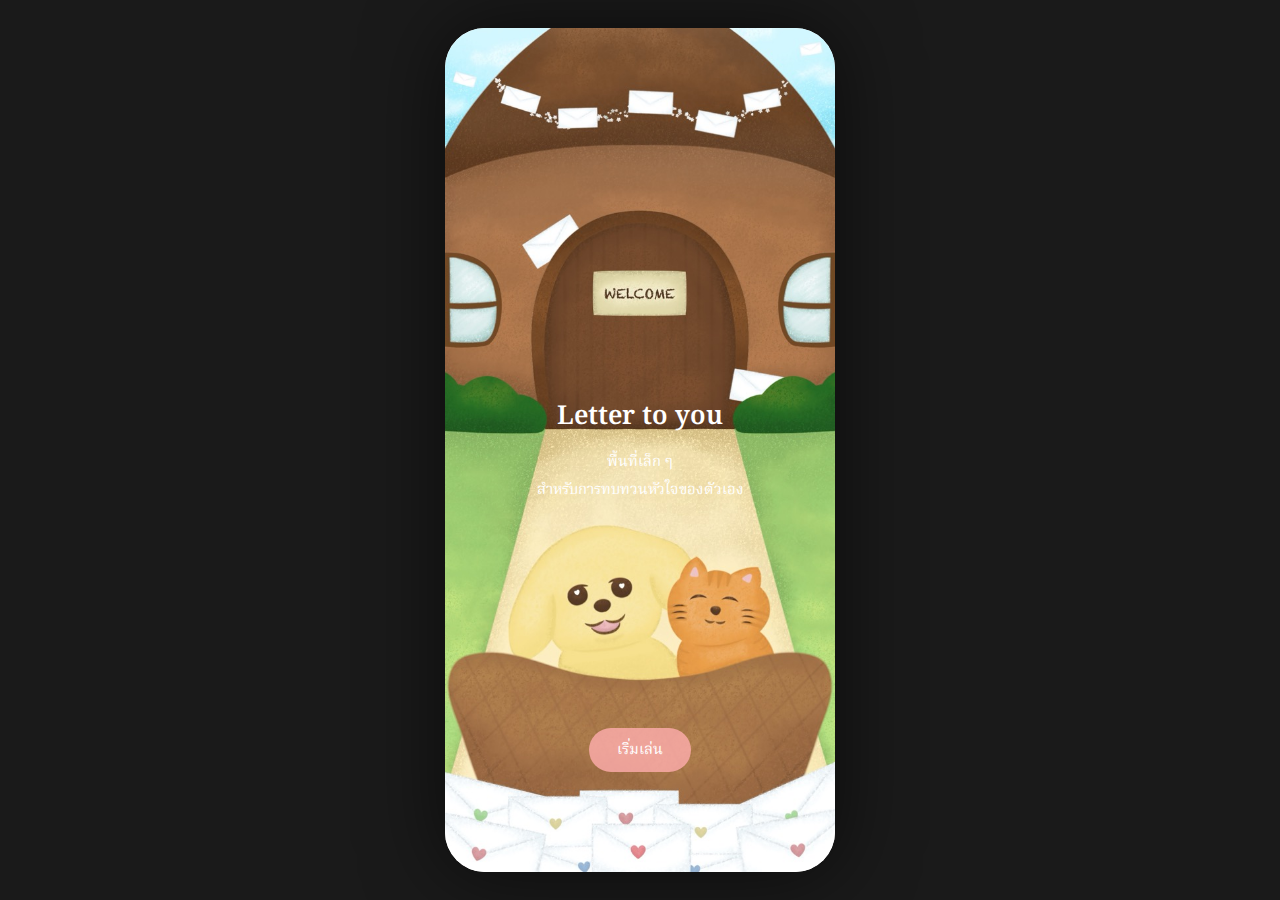
<file: index.html>
<!DOCTYPE html>
<html lang="th">
<head>
  <meta charset="UTF-8" />
  <meta name="viewport" content="width=device-width, initial-scale=1.0" />
  <title>Letter to you</title>
  <link rel="stylesheet" href="style.css" />
  <link rel="preconnect" href="https://fonts.googleapis.com">
  <link rel="preconnect" href="https://fonts.gstatic.com" crossorigin>
  <link href="https://fonts.googleapis.com/css2?family=Anuphan:wght@100..700&family=Noto+Serif+Thai:wght@100..900&display=swap" rel="stylesheet">
</head>
<body>

  <audio id="bgMusic" loop><source src="bg-music.mp3" type="audio/mpeg"></audio>
  <audio id="doorbellSound"><source src="doorbell.mp3" type="audio/mpeg"></audio>

  <div class="phone-frame">

    <section class="screen active" id="screen1">
      <div class="content_P1">
        <h1>Letter to you</h1>
        <p class="subtitle">
          พื้นที่เล็ก ๆ<br>
          สำหรับการทบทวนหัวใจของตัวเอง
        </p>
      </div>
      <div class="actions">
        <button class="next-btn-pink-P1" onclick="goTo(2)">เริ่มเล่น</button>
      </div>
    </section>

    <section class="screen yellow-bg" id="screen2">
      <div class="overlay"></div>
      <div class="content_P2">
        <h1 class="caution">คำเตือน</h1>
        <p class="subtitle">
          เว็บแอปนี้เป็นพื้นที่สำหรับการทบทวนตัวเอง<br>
          ไม่ใช่การวินิจฉัยทางจิตวิทยา<br>
          หากระหว่างใช้งานรู้สึกไม่สบายใจ<br>
          สามารถหยุดได้ทันที<br>
          และขอความช่วยเหลือจากคนที่คุณไว้ใจได้
        </p>
      </div>
      <div class="actions">
        <button class="next-btn-black-P2" onclick="goTo(3)">ถัดไป</button>
      </div>
    </section>

    <section class="screen yellow-bg" id="screen3">
      <div class="overlay"></div>
      <div class="content_P3">
        <h1 class="name_ask">อยากให้เราเรียกคุณว่าอะไร?</h1>
        <input type="text" id="userName" placeholder="พิมพ์ชื่อของคุณ" />
        <button class="next-btn-black-P3" onclick="saveNameAndNext()">ถัดไป</button>
      </div>
    </section>

    <section class="screen yellow-bg" id="screen4">
      <div class="overlay"></div>
      <div class="content_P4">
        <h1 class="age_ask">คุณอายุเท่าไหร่หรอ?</h1>
        <input type="number" id="age" placeholder="พิมพ์อายุของคุณ" />
        <button class="next-btn-black-P3" onclick="saveAgeAndNext()">ถัดไป</button>
      </div>
    </section>

    <section class="screen yellow-bg" id="screen5">
      <div class="overlay"></div>
      <div class="content_P5">
        <p class="subtitle">
          วันนี้คุณเป็นยังไงบ้าง<br>
          ในวันที่โลกดูวุ่นวาย<br>
          หรือบางทีชีวิตก็อาจวุ่นวายไม่แพ้กัน<br>
          ลองให้เวลาตัวเองสักนิด<br>
          เพื่อทบทวนหัวใจของตัวเองดูไหม
        </p>
      </div>
      <div class="actions">
        <button class="next-btn-black-P5" onclick="startMusic(); goTo(6)">ถัดไป</button>
      </div>
    </section>

    <section class="screen" id="screen6" onclick="goTo(7)">
      <div class="content_P6">
        <p class="fade-delay">"แตะที่ใดก็ได้เพื่อไปต่อ"</p>
      </div>
    </section>

    <section class="screen" id="screen7" onclick="goTo(8)">
      <div class="content_P7">
        <p class="subtitle">
          วันนี้เป็นอีกวันที่คุณก้าวผ่านมันมา<br>
          ท่ามกลางเสียงรอบตัว<br>
          ผู้คน เรื่องราว และความคิดมากมาย<br>
          ระหว่างทางกลับบ้าน คุณค่อย ๆ เดินไป<br>
          พร้อมกับความรู้สึกที่อาจยังไม่ได้ตั้งชื่อ
        </p>
        <div class="touchtogonext-white">
          <p>"แตะที่ใดก็ได้เพื่อไปต่อ"</p>
        </div>
      </div>
    </section>

    <section class="screen yellow-bg" id="screen8" onclick="goTo(9)">
      <div class="overlay"></div>
      <div class="content_P8">
        <p class="subtitle">
          ในที่สุด<br>
          คุณก็กลับมาถึงพื้นที่ของตัวเอง<br>
          วางกระเป๋าลงข้างตัว<br>
          ถอดโลกทั้งใบออกจากบ่า<br>
          ห้องเงียบกว่าข้างนอกมาก<br>
          และเป็นครั้งแรกของวัน<br>
          ที่คุณไม่จำเป็นต้องเป็นอะไรให้ใครเห็น<br>
        </p>
      </div>
      <div class="touchtogonext-black">
        <p>"แตะที่ใดก็ได้เพื่อไปต่อ"</p>
      </div>
    </section>

    <section class="screen yellow-bg" id="screen9" onclick="goTo(10)">
      <div class="overlay"></div>
      <div class="content_P9">
        <p class="subtitle">
          คุณเอนตัวลงบนเตียง<br>
          ปล่อยให้เสียงรอบตัวค่อย ๆ เบาลง<br>
          ความคิดที่วุ่นวายเริ่มช้าลงตามลมหายใจ<br>
          เปลือกตาหนักขึ้นทีละนิด<br>
          และคุณก็เผลอหลับไปอย่างแผ่วเบา
        </p>
      </div>
      <div class="touchtogonext-black">
        <p>"แตะที่ใดก็ได้เพื่อไปต่อ"</p>
      </div>
    </section>

    <section class="screen yellow-bg" id="screen10" onclick="goTo(11)">
      <div class="overlay"></div>
      <div class="content_P10">
        <p class="subtitle">
          ในความเงียบที่ค่อย ๆ คลุมทับทุกอย่าง<br>
          ภาพบางอย่างเริ่มลอยขึ้นมาอย่างแผ่วเบา<br>
          ไม่ชัดเจน ไม่ต้องเข้าใจ<br>
          แค่ปล่อยให้มันพาไป
        </p>
      </div>
      <div class="touchtogonext-black">
        <p>"แตะที่ใดก็ได้เพื่อไปต่อ"</p>
      </div>
    </section>

    <section class="screen yellow-bg" id="screen11" onclick="playDoorbell(() => goTo(12))">
      <div class="overlay"></div>
      <div class="content_P11">
        <p class="subtitle">
          ในความฝันนั้น<br>
          ทุกอย่างดูช้าลง<br>
          เหมือนเวลาหยุดพักชั่วคราว
        </p>
      </div>
      <div class="touchtogonext-black">
        <p>"แตะที่ใดก็ได้เพื่อไปต่อ"</p>
      </div>
    </section>

    <section class="screen" id="screen12" onclick="goTo(13)">
      <div class="overlay"></div>
      <div class="touchtogonext-white">
        <p>"แตะที่ใดก็ได้เพื่อไปต่อ"</p>
      </div>
    </section>

    <section class="screen yellow-bg" id="screen13">
      <div class="overlay"></div>
      <div class="content_P13">
        <p class="subtitle">
          ถ้าตอนนี้<br>
          มีใครบางคนกำลังรอคุณอยู่หน้าประตู<br>
          ในรูปแบบของ สัตว์ตัวหนึ่ง<br>
          คุณคิดว่าสัตว์ตัวนั้นคืออะไร
        </p>
      </div>
      <div class="button_1">
        <button class="button-dog" onclick="chooseAnimal('dog'); goTo(14)">น้องหมา</button>
      </div>
      <div class="button_2">
        <button class="button-cat" onclick="chooseAnimal('cat'); goTo(15)">น้องแมว</button>
      </div>
    </section>

    <section class="screen" id="screen14">
      <div class="content_dog">
        <p class="subtitle">
          เหมือนน้องจะอยากนั่งอยู่ตรงนี้กับคุณสักพัก<br>
          ถ้าคุณพร้อม<br>
          ลองคุยกับน้องดูไหม
        </p>
        <button class="button_4" onclick="goTo(16)">ได้เลย</button>
      </div>
    </section>

    <section class="screen" id="screen15">
      <div class="content_cat">
        <p class="subtitle">
          เหมือนน้องจะอยากนั่งอยู่ตรงนี้กับคุณสักพัก<br>
          ถ้าคุณพร้อม<br>
          ลองคุยกับน้องดูไหม
        </p>
        <button class="button_4" onclick="goTo(16)">ได้เลย</button>
      </div>
    </section>

    <section class="screen yellow-bg" id="screen16" onclick="goTo(17)">
      <div class="overlay"></div>
      <div class="content_P16">
        <p class="subtitle">
          ดูเหมือนคุณจะเหนื่อยมาทั้งวันแล้ว<br>
          เราไปเดินเล่น พักผ่อนกันสักหน่อยดีไหม<br>
        </p>
      </div>
      <div class="touchtogonext-black">
        <p>"แตะที่ใดก็ได้เพื่อไปต่อ"</p>
      </div>
    </section>

    <section class="screen yellow-bg" id="screen17" onclick="goTo(18)">
      <div class="overlay"></div>
      <div class="content_P17">
        <p class="subtitle">
          อืม…แต่เรานึกไม่ออกเลยว่าจะไปไหนดี <br>
          งั้นคุณช่วยเลือกให้หน่อยได้ไหม
        </p>
      </div>
      <div class="touchtogonext-black">
        <p>"แตะที่ใดก็ได้เพื่อไปต่อ"</p>
      </div>
    </section>

    <section class="screen yellow-bg" id="screen18">
      <div class="overlay"></div>
      <div class="content_P18">
        <p class="subtitle">ตอนนี้…ที่ไหนน่าจะทำให้คุณสบายใจที่สุด</p>
      </div>
      <div class="actions-2">
        <button class="button-beach"    onclick="choosePlace('beach');    fadeOutAndGo('beach.html')">ทะเล</button>
        <button class="button-mountain" onclick="choosePlace('mountain'); fadeOutAndGo('mountain.html')">ภูเขา</button>
        <button class="button-garden"   onclick="choosePlace('garden');   fadeOutAndGo('garden.html')">สวนดอกไม้</button>
      </div>
    </section>

  </div><!-- /phone-frame -->

  <script src="script.js"></script>
</body>
</html>
</file>
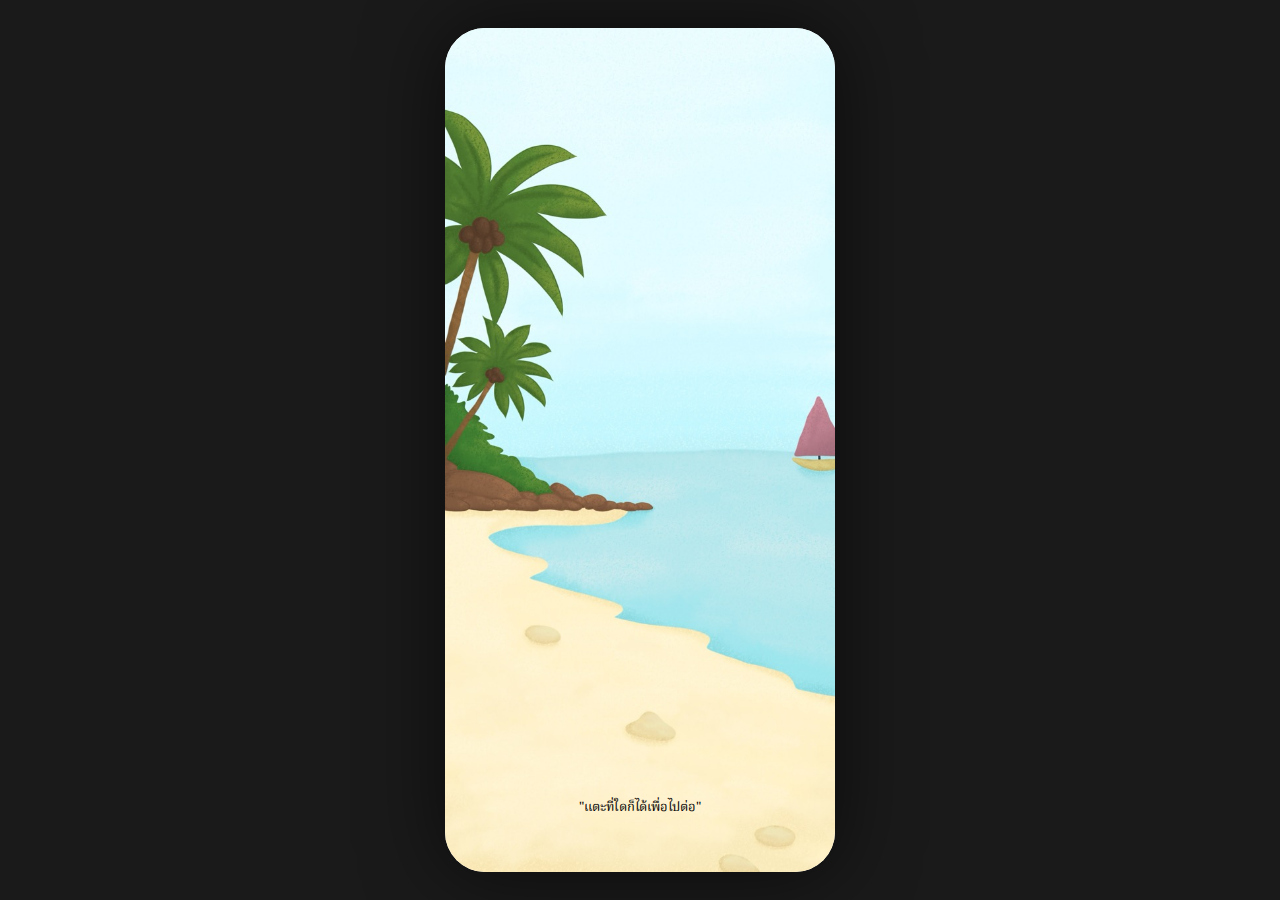
<file: beach.html>
<!DOCTYPE html>
<html lang="th">
<head>
  <meta charset="UTF-8" />
  <meta name="viewport" content="width=device-width, initial-scale=1.0" />
  <title>Letter to you</title>
  <link rel="stylesheet" href="style.css" />
  <link rel="preconnect" href="https://fonts.googleapis.com">
  <link rel="preconnect" href="https://fonts.gstatic.com" crossorigin>
  <link href="https://fonts.googleapis.com/css2?family=Anuphan:wght@100..700&family=Noto+Serif+Thai:wght@100..900&display=swap" rel="stylesheet">
</head>
<body>

  <audio id="bgMusic" loop><source src="bg-music.mp3" type="audio/mpeg"></audio>

  <div class="phone-frame">

    <section class="screen beach-plain-bg active" id="screenBeach18" onclick="startMusic(); goToBeach(19)">
      <div class="overlay"></div>
      <div class="touchtogonext-black">
        <p>"แตะที่ใดก็ได้เพื่อไปต่อ"</p>
      </div>
    </section>

    <section class="screen beach-bg" id="screenBeach19" onclick="goToBeach(20)">
      <div class="overlay"></div>
      <div class="content_P19">
        ที่นี่เองสินะทำให้ใจคุณได้พักผ่อน <br>
        ได้เห็นทีไรก็สบายใจ<br>
      </div>
      <div class="touchtogonext-black">
        <p>"แตะที่ใดก็ได้เพื่อไปต่อ"</p>
      </div>
    </section>

    <section class="screen beach-bg" id="screenBeach20" onclick="goToBeach(21)">
      <div class="overlay"></div>
      <div class="content_P20">ว่าแต่...</div>
      <div class="touchtogonext-black">
        <p>"แตะที่ใดก็ได้เพื่อไปต่อ"</p>
      </div>
    </section>

    <section class="screen beach-bg" id="screenBeach21">
      <div class="overlay"></div>
      <div class="content_P21">
        <h1 class="reason_ask_beach">ทำไมคุณถึงเลือกที่นี่หรอ</h1>
        <input type="text" id="beachReason" placeholder="พิมพ์คำตอบของคุณ" />
        <button class="next-btn-black-P3" onclick="saveReasonBeachAndNext()">ถัดไป</button>
      </div>
    </section>

    <section class="screen beach-bg" id="screenBeach22" onclick="goToBeach(23)">
      <div class="overlay"></div>
      <div class="content_P22">แบบนี้นี่เองสินะ</div>
      <div class="touchtogonext-black">
        <p>"แตะที่ใดก็ได้เพื่อไปต่อ"</p>
      </div>
    </section>

    <section class="screen yellow-bg" id="screenBeach23" onclick="goToBeach(24)">
      <div class="overlay"></div>
      <div class="content_P23">
        บางทีแค่ได้มานั่งมองทะเลเฉย ๆ<br>
        ก็ทำให้ใจเราสงบดีเหมือนกันนะ
      </div>
      <div class="touchtogonext-black">
        <p>"แตะที่ใดก็ได้เพื่อไปต่อ"</p>
      </div>
    </section>

    <section class="screen yellow-bg" id="screenBeach24" onclick="goToBeach(25)">
      <div class="overlay"></div>
      <div class="content_P24">จนทำให้คุณ…ได้คิดอะไรบางอย่างขึ้นมา</div>
      <div class="touchtogonext-black">
        <p>"แตะที่ใดก็ได้เพื่อไปต่อ"</p>
      </div>
    </section>

    <section class="screen yellow-bg" id="screenBeach25" onclick="goToBeach(26)">
      <div class="overlay"></div>
      <div class="content_P25">
        นี่ก็ผ่านมา <span id="showAge"></span> ปีแล้ว <br>
        เวลามันผ่านไปเร็วเนอะ<br>
        เร็วพอจะทำให้เรา…<br>
        ลืมหันกลับมามองหัวใจตัวเองไปบ้าง<br>
        ... <br>
        ช่วงนี้เป็นอย่างไรบ้างนะ?
      </div>
      <div class="touchtogonext-black">
        <p>"แตะที่ใดก็ได้เพื่อไปต่อ"</p>
      </div>
    </section>

    <section class="screen yellow-bg" id="screenBeach26">
      <div class="overlay"></div>
      <div class="content_P26">
        <p class="subtitle">ช่วงนี้คุณเป็นยังไงบ้าง</p>
      </div>
      <div class="actions-3">
        <button class="button-good" onclick="chooseMood('good'); fadeOutAndGo('good.html')">มีความสุขดีนะ</button>
        <button class="button-soso" onclick="chooseMood('soso'); fadeOutAndGo('soso.html')">เฉย ๆ</button>
        <button class="button-sad"  onclick="chooseMood('sad');  fadeOutAndGo('sad.html')">ไม่ค่อยโอเคเท่าไหร่</button>
      </div>
    </section>

  </div><!-- /phone-frame -->

  <script src="script.js"></script>
</body>
</html>
</file>
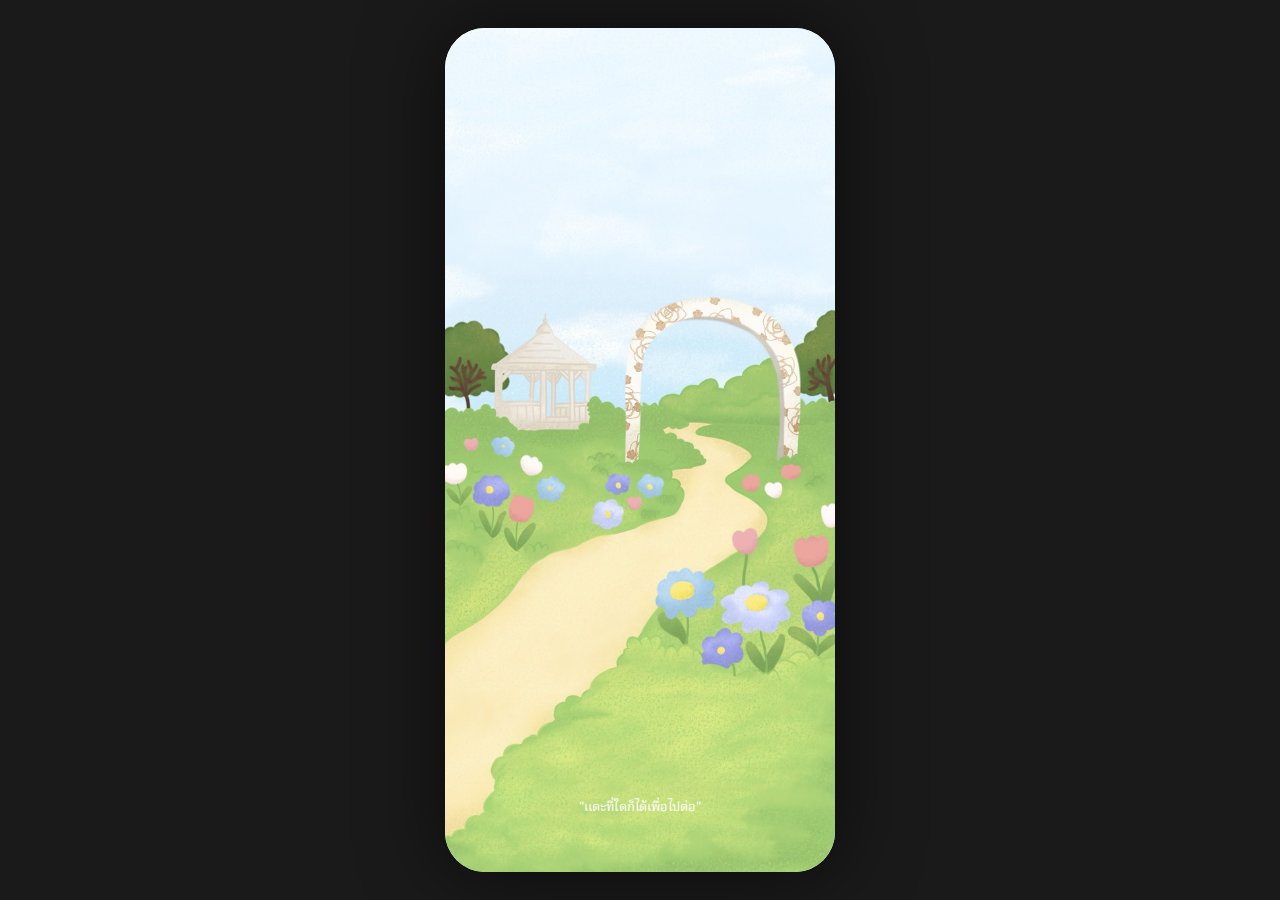
<file: garden.html>
<!DOCTYPE html>
<html lang="th">
<head>
  <meta charset="UTF-8" />
  <meta name="viewport" content="width=device-width, initial-scale=1.0" />
  <title>Letter to you</title>
  <link rel="stylesheet" href="style.css" />
  <link rel="preconnect" href="https://fonts.googleapis.com">
  <link rel="preconnect" href="https://fonts.gstatic.com" crossorigin>
  <link href="https://fonts.googleapis.com/css2?family=Anuphan:wght@100..700&family=Noto+Serif+Thai:wght@100..900&display=swap" rel="stylesheet">
</head>
<body>

  <audio id="bgMusic" loop><source src="bg-music.mp3" type="audio/mpeg"></audio>

  <div class="phone-frame">

    <section class="screen active garden-plain-bg" id="screenGarden18" onclick="startMusic(); goToGarden(19)">
      <div class="overlay"></div>
      <div class="touchtogonext-white-down">
        <p>"แตะที่ใดก็ได้เพื่อไปต่อ"</p>
      </div>
    </section>

    <section class="screen garden-bg" id="screenGarden19" onclick="goToGarden(20)">
      <div class="overlay"></div>
      <div class="content_P19">
        ที่นี่เองสินะทำให้ใจคุณได้พักผ่อน <br>
        ได้เห็นทีไรก็สบายใจ<br>
      </div>
      <div class="touchtogonext-black">
        <p>"แตะที่ใดก็ได้เพื่อไปต่อ"</p>
      </div>
    </section>

    <section class="screen garden-bg" id="screenGarden20" onclick="goToGarden(21)">
      <div class="overlay"></div>
      <div class="content_P20">ว่าแต่...</div>
      <div class="touchtogonext-black">
        <p>"แตะที่ใดก็ได้เพื่อไปต่อ"</p>
      </div>
    </section>

    <section class="screen garden-bg" id="screenGarden21">
      <div class="overlay"></div>
      <div class="content_P21">
        <h1 class="reason_ask_garden">ทำไมคุณถึงเลือกที่นี่หรอ</h1>
        <input type="text" id="gardenReason" placeholder="พิมพ์คำตอบของคุณ" />
        <button class="next-btn-black-P3" onclick="saveReasonGardenAndNext()">ถัดไป</button>
      </div>
    </section>

    <section class="screen garden-bg" id="screenGarden22" onclick="goToGarden(23)">
      <div class="overlay"></div>
      <div class="content_P22">แบบนี้นี่เองสินะ</div>
      <div class="touchtogonext-black">
        <p>"แตะที่ใดก็ได้เพื่อไปต่อ"</p>
      </div>
    </section>

    <section class="screen yellow-bg" id="screenGarden23" onclick="goToGarden(24)">
      <div class="overlay"></div>
      <div class="content_P23">
        แค่ได้อยู่ในสวนดอกไม้เงียบ ๆ<br>
        ใจก็เหมือนได้พักจริง ๆ
      </div>
      <div class="touchtogonext-black">
        <p>"แตะที่ใดก็ได้เพื่อไปต่อ"</p>
      </div>
    </section>

    <section class="screen yellow-bg" id="screenGarden24" onclick="goToGarden(25)">
      <div class="overlay"></div>
      <div class="content_P24">จนทำให้คุณ…ได้คิดอะไรบางอย่างขึ้นมา</div>
      <div class="touchtogonext-black">
        <p>"แตะที่ใดก็ได้เพื่อไปต่อ"</p>
      </div>
    </section>

    <section class="screen yellow-bg" id="screenGarden25" onclick="goToGarden(26)">
      <div class="overlay"></div>
      <div class="content_P25">
        นี่ก็ผ่านมา <span id="showAge"></span> ปีแล้ว <br>
        เวลามันผ่านไปเร็วเนอะ<br>
        เร็วพอจะทำให้เรา…<br>
        ลืมหันกลับมามองหัวใจตัวเองไปบ้าง<br>
        ... <br>
        ช่วงนี้เป็นอย่างไรบ้างนะ?
      </div>
      <div class="touchtogonext-black">
        <p>"แตะที่ใดก็ได้เพื่อไปต่อ"</p>
      </div>
    </section>

    <section class="screen yellow-bg" id="screenGarden26">
      <div class="overlay"></div>
      <div class="content_P26">
        <p class="subtitle">ช่วงนี้คุณเป็นยังไงบ้าง</p>
      </div>
      <div class="actions-3">
        <button class="button-good" onclick="chooseMood('good'); fadeOutAndGo('good.html')">มีความสุขดีนะ</button>
        <button class="button-soso" onclick="chooseMood('soso'); fadeOutAndGo('soso.html')">เฉย ๆ</button>
        <button class="button-sad"  onclick="chooseMood('sad');  fadeOutAndGo('sad.html')">ไม่ค่อยโอเคเท่าไหร่</button>
      </div>
    </section>

  </div><!-- /phone-frame -->

  <script src="script.js"></script>
</body>
</html>
</file>
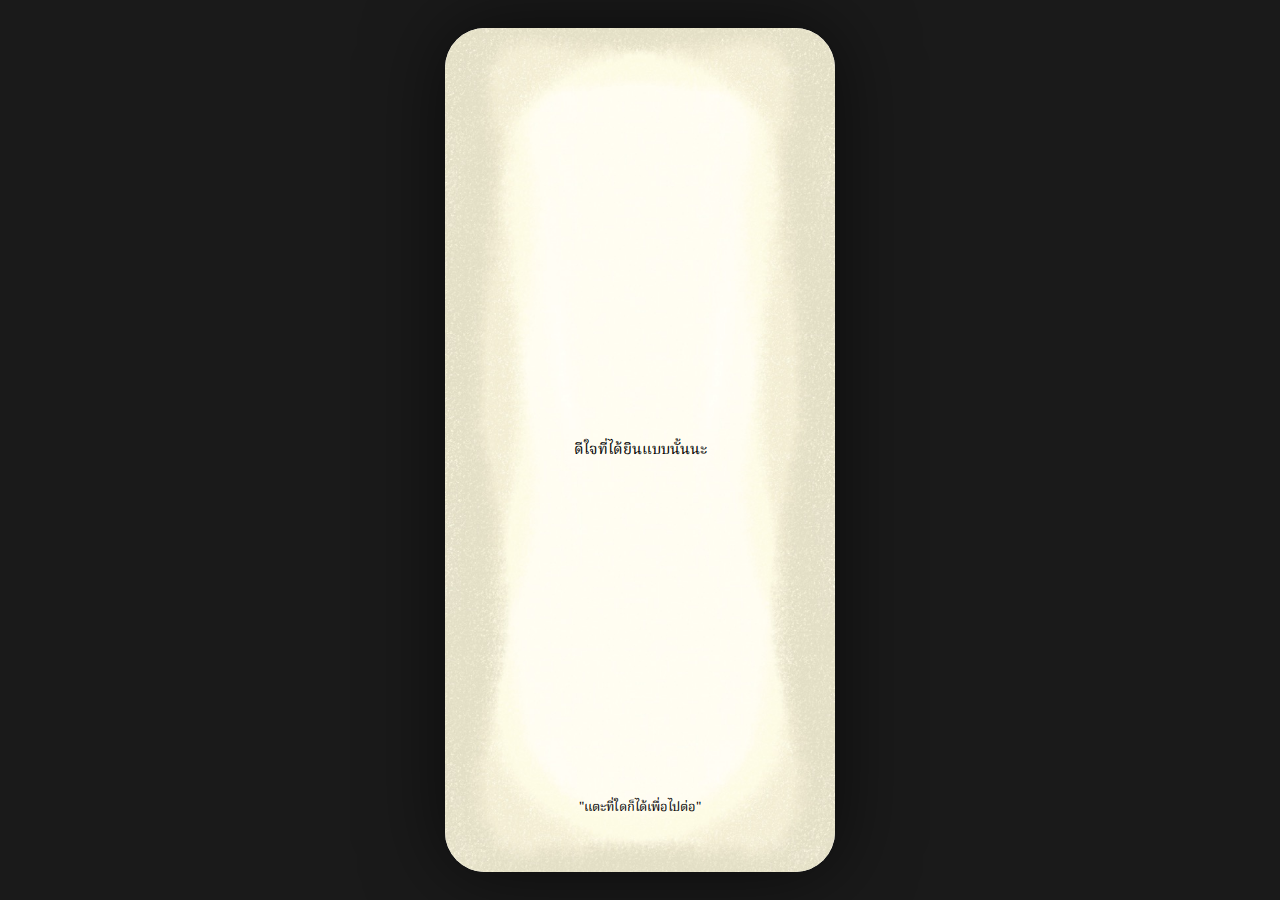
<file: good.html>
<!DOCTYPE html>
<html lang="th">
<head>
  <meta charset="UTF-8" />
  <meta name="viewport" content="width=device-width, initial-scale=1.0" />
  <title>Letter to you</title>
  <link rel="stylesheet" href="style.css" />
  <link rel="preconnect" href="https://fonts.googleapis.com">
  <link rel="preconnect" href="https://fonts.gstatic.com" crossorigin>
  <link href="https://fonts.googleapis.com/css2?family=Anuphan:wght@100..700&family=Noto+Serif+Thai:wght@100..900&display=swap" rel="stylesheet">
</head>
<body>

  <audio id="bgMusic" loop><source src="bg-music.mp3" type="audio/mpeg"></audio>
  <audio id="doorbellSound"><source src="doorbell.mp3" type="audio/mpeg"></audio>

  <div class="phone-frame">

    <section class="screen yellow-bg active" id="screenGood1" onclick="startMusic(); goToGood(2)">
      <div class="overlay"></div>
      <div class="content_Good1">ดีใจที่ได้ยินแบบนั้นนะ</div>
      <div class="touchtogonext-black"><p>"แตะที่ใดก็ได้เพื่อไปต่อ"</p></div>
    </section>

    <section class="screen yellow-bg" id="screenGood2">
      <div class="overlay"></div>
      <div class="content_Good2">
        <h1 class="good_ask">เล่าให้ฟังหน่อยได้ไหม?<br>ช่วงนี้คุณมีความสุขกับเรื่องอะไรอยู่หรอ</h1>
        <textarea id="goodStory" placeholder="พิมพ์เรื่องราวของคุณที่นี่..."></textarea>
      </div>
      <div class="actions">
        <button class="next-btn-black-P3" onclick="saveGoodStoryAndNext()">ถัดไป</button>
      </div>
    </section>

    <section class="screen yellow-bg center-box" id="screenGood3" onclick="goToGood(4)">
      <div class="overlay"></div>
      <div class="center-text">
        ขอบคุณนะ ที่เล่าให้เราฟัง<br>
        ดีใจที่คุณกำลังมีช่วงเวลาดี ๆ แบบนี้นะ<br>
        ความรู้สึกดี ๆ แบบนี้ มีคุณค่าเสมอ
      </div>
      <div class="touchtogonext-black"><p>"แตะที่ใดก็ได้เพื่อไปต่อ"</p></div>
    </section>

    <section class="screen yellow-bg" id="screenGood4">
      <div class="overlay"></div>
      <div class="content_Good3">
        <h1 class="good_asktoTell">ถ้ามีใครสักคนกำลังมีช่วงเวลาดี ๆ แบบนี้อยู่<br>คุณอยากบอกอะไรกับเขาบ้างนะ?</h1>
        <textarea id="goodTell" placeholder="พิมพ์คำตอบของคุณที่นี่..."></textarea>
      </div>
      <div class="actions">
        <button class="next-btn-black-P3" onclick="saveGoodTellAndNext()">ถัดไป</button>
      </div>
    </section>

    <section class="screen yellow-bg center-box" id="screenGood5" onclick="goToGood(6)">
      <div class="overlay"></div>
      <div class="center-text">
        ขอบคุณแทนคนคนนั้นด้วยนะ<br>คำพูดของคุณ<br>ฟังแล้วทำให้รู้สึกดีไปด้วยจริง ๆ
      </div>
      <div class="touchtogonext-black"><p>"แตะที่ใดก็ได้เพื่อไปต่อ"</p></div>
    </section>

    <section class="screen yellow-bg center-box" id="screenGood6" onclick="goToGood(7)">
      <div class="overlay"></div>
      <div class="center-text">หลังจากนั้น<br>คุณทั้งสองก็เดินต่อไปเรื่อย ๆ</div>
      <div class="touchtogonext-black"><p>"แตะที่ใดก็ได้เพื่อไปต่อ"</p></div>
    </section>

    <section class="screen yellow-bg center-box" id="screenGood7" onclick="goToGood(8)">
      <div class="overlay"></div>
      <div class="center-text">จนพบกับ กล่องสีแดงใบหนึ่ง<br>ที่ดูเหมือนจะรอใครบางคนอยู่</div>
      <div class="touchtogonext-black"><p>"แตะที่ใดก็ได้เพื่อไปต่อ"</p></div>
    </section>

    <section class="screen yellow-bg center-box" id="screenGood8" onclick="goToGood(9)">
      <div class="overlay"></div>
      <div class="center-text">
        ตอนแรกทุกอย่างยังดูพร่าเลือนเล็กน้อย<br>สีแดงนั้นค่อย ๆ ชัดขึ้นทีละนิด<br>จนคุณมองเห็นช่องเล็ก ๆ อยู่ตรงกลาง
      </div>
      <div class="touchtogonext-black"><p>"แตะที่ใดก็ได้เพื่อไปต่อ"</p></div>
    </section>

    <section class="screen" id="screenGood9"  onclick="goToGood(10)"><div class="touchtogonext-white-down"><p>"แตะที่ใดก็ได้เพื่อไปต่อ"</p></div></section>
    <section class="screen" id="screenGood10" onclick="goToGood(11)"><div class="touchtogonext-white-down"><p>"แตะที่ใดก็ได้เพื่อไปต่อ"</p></div></section>
    <section class="screen" id="screenGood11" onclick="goToGood(12)"><div class="touchtogonext-white-down"><p>"แตะที่ใดก็ได้เพื่อไปต่อ"</p></div></section>
    <section class="screen" id="screenGood12" onclick="goToGood(13)"><div class="touchtogonext-white-down"><p>"แตะที่ใดก็ได้เพื่อไปต่อ"</p></div></section>

    <section class="screen center-box" id="screenGood13" onclick="goToGood(14)">
      <div class="overlay"></div>
      <div class="content_Good13">ตอนนี้คุณเห็นมันชัดเจนแล้ว<br>กล่องสีแดงใบนั้น<br>ตั้งอยู่ตรงหน้าคุณจริง ๆ</div>
      <div class="touchtogonext-white-down"><p>"แตะที่ใดก็ได้เพื่อไปต่อ"</p></div>
    </section>

    <section class="screen center-box" id="screenGood14" onclick="goToGood(15)">
      <div class="overlay"></div>
      <div class="content_Good13">ใครบางคนที่ยืนอยู่ข้าง ๆ คุณ<br>ค่อย ๆ ก้าวเข้าไปใกล้<br>ในมือของน้อง<br>มีกระดาษแผ่นเล็ก ๆ หนึ่งแผ่น</div>
      <div class="touchtogonext-white-down"><p>"แตะที่ใดก็ได้เพื่อไปต่อ"</p></div>
    </section>

    <section class="screen center-box" id="screenGood15" onclick="goToGood(16)">
      <div class="overlay"></div>
      <div class="content_Good13">น้องไม่พูดอะไร <br>แค่ก้าวเข้าไปใกล้ <br>แล้วหย่อนจดหมายลงไปอย่างเบามือ</div>
      <div class="touchtogonext-white-down"><p>"แตะที่ใดก็ได้เพื่อไปต่อ"</p></div>
    </section>

    <section class="screen center-box" id="screenGood16" onclick="goToGood(17)">
      <div class="overlay"></div>
      <div class="content_Good13">น้องหันกลับมามองคุณ <br>แล้วยิ้มบาง ๆ <br>ก่อนที่ร่างเล็ก ๆ นั้น <br>จะค่อย ๆ เลือนหายไป</div>
      <div class="touchtogonext-white-down"><p>"แตะที่ใดก็ได้เพื่อไปต่อ"</p></div>
    </section>

    <section class="screen center-box eye-closed-bg" id="screenGood17" onclick="goToGood(18)">
      <div class="overlay"></div>
      <div class="touchtogonext-white-down"><p>"แตะที่ใดก็ได้เพื่อไปต่อ"</p></div>
    </section>

    <section class="screen center-box wake-room-bg" id="screenGood18" onclick="playDoorbell(() => goToGood(19))">
      <div class="overlay"></div>
      <div class="content_Good18">แสงแดดยามเช้าส่องผ่านผ้าม่านบาง ๆ<br>คุณค่อย ๆ ลืมตาขึ้นมา</div>
      <div class="touchtogonext-white-down-room"><p>"แตะที่ใดก็ได้เพื่อไปต่อ"</p></div>
    </section>

    <section class="screen center-box wake-room-bg" id="screenGood19" onclick="goToGood(20)">
      <div class="overlay"></div>
      <div class="content_Good18">เสียงที่คุ้นเคยดังขึ้นอีกครั้ง<br>คุณขมวดคิ้วนิดหนึ่ง <br>ก่อนจะลุกขึ้นจากเตียง<br>แล้วเดินไปตามเสียงนั้น</div>
      <div class="touchtogonext-white-down-room"><p>"แตะที่ใดก็ได้เพื่อไปต่อ"</p></div>
    </section>

    <section class="screen center-box" id="screenGood20" onclick="goToGood(21)">
      <div class="overlay"></div>
      <div class="content_Good20">คุณหยุดอยู่หน้าประตู<br>แล้วสูดลมหายใจเข้าอย่างลึก ๆ<br>ก่อนจะเปิดประตูออกไป...</div>
      <div class="touchtogonext-white-down-room"><p>"แตะที่ใดก็ได้เพื่อไปต่อ"</p></div>
    </section>

    <section class="screen center-box letter-1" id="screenGood21" onclick="goToGood(22)">
      <div class="touchtogonext-black">
        <p>"แตะที่ใดก็ได้เพื่อไปต่อ"</p>
      </div>
    </section>
    <section class="screen center-box letter-2" id="screenGood22" onclick="goToGood(23)">
      <div class="touchtogonext-black">
        <p>"แตะที่ใดก็ได้เพื่อไปต่อ"</p>
      </div>
    </section>
    <section class="screen center-box letter-3" id="screenGood23" onclick="goToGood(24)">
      <div class="touchtogonext-black">
        <p>"แตะที่ใดก็ได้เพื่อไปต่อ"</p>
      </div>
    </section>

    <section class="screen center-box letter-4" id="screenGood24" onclick="goToGood(25)">
      <div class="content_Good24">แตะเพื่ออ่านจดหมาย</div>
    </section>

    <section class="screen center-box letter-bg" id="screenGood25" onclick="goToGood(26)">
      <div class="letter-container">
        <p id="letterContent"></p>
        <button class="next-btn-black-mood" onclick="goToGood(26)">ถัดไป</button>
      </div>
    </section>

    <section class="screen yellow-bg center-box" id="screenGood26" onclick="goToGood(27)">
      <div class="overlay"></div>
      <div class="center-text">คุณถือจดหมายใบนั้นไว้อยู่ครู่หนึ่ง<br>ปล่อยให้ "รอยยิ้ม" ทำงานเงียบ ๆ</div>
      <div class="touchtogonext-black"><p>"แตะที่ใดก็ได้เพื่อไปต่อ"</p></div>
    </section>

    <section class="screen yellow-bg center-box" id="screenGood27" onclick="goToGood(28)">
      <div class="overlay"></div>
      <div class="center-text">โลกข้างนอกอาจยังหมุนเร็วเหมือนเดิม<br>ภารกิจต่าง ๆ ยังคงรออยู่<br>และเวลาก็ยังคงเดินต่อไป</div>
      <div class="touchtogonext-black"><p>"แตะที่ใดก็ได้เพื่อไปต่อ"</p></div>
    </section>

    <section class="screen yellow-bg center-box" id="screenGood28" onclick="goToGood(29)">
      <div class="overlay"></div>
      <div class="center-text">แต่ตรงนี้...<br>อย่างน้อยคุณก็ได้หยุดพัก<br>และได้เติมพลังให้ตัวเอง</div>
      <div class="touchtogonext-black"><p>"แตะที่ใดก็ได้เพื่อไปต่อ"</p></div>
    </section>

    <section class="screen yellow-bg center-box" id="screenGood29" onclick="goToGood(30)">
      <div class="overlay"></div>
      <div class="center-text">
        บางทีพลังดี ๆ <br>อาจไม่ได้มาจากการสู้เต็มแรงเสมอไป<br>แค่ได้ยิ้มให้ตัวเอง<br>และพูดคำอ่อนโยนออกมา<br>ก็เพียงพอแล้ว
      </div>
      <div class="touchtogonext-black"><p>"แตะที่ใดก็ได้เพื่อไปต่อ"</p></div>
    </section>

    <section class="screen yellow-bg center-box" id="screenGood30" onclick="goToGood(31)">
      <div class="overlay"></div>
      <div class="center-text">
        ขอให้ความรู้สึกดี ๆ แบบนี้ <br>ติดตัวคุณไปทั้งวันเลยนะ<br>และถ้าโลกมันเหนื่อยอีกเมื่อไหร่<br>คุณก็กลับมาพักตรงนี้ได้เสมอ
      </div>
      <div class="touchtogonext-black"><p>"แตะที่ใดก็ได้เพื่อไปต่อ"</p></div>
    </section>

    <section class="screen yellow-bg center-box" id="screenGood31">
      <div class="overlay"></div>
      <div class="center-text">ขอบคุณที่ร่วมเดินทางมาด้วยกันนะ :-)<br>ขอให้วันนี้เป็นวันที่ดีสำหรับคุณนะ 🌻</div>
    </section>

  </div><!-- /phone-frame -->

  <script src="script.js"></script>
</body>
</html>
</file>
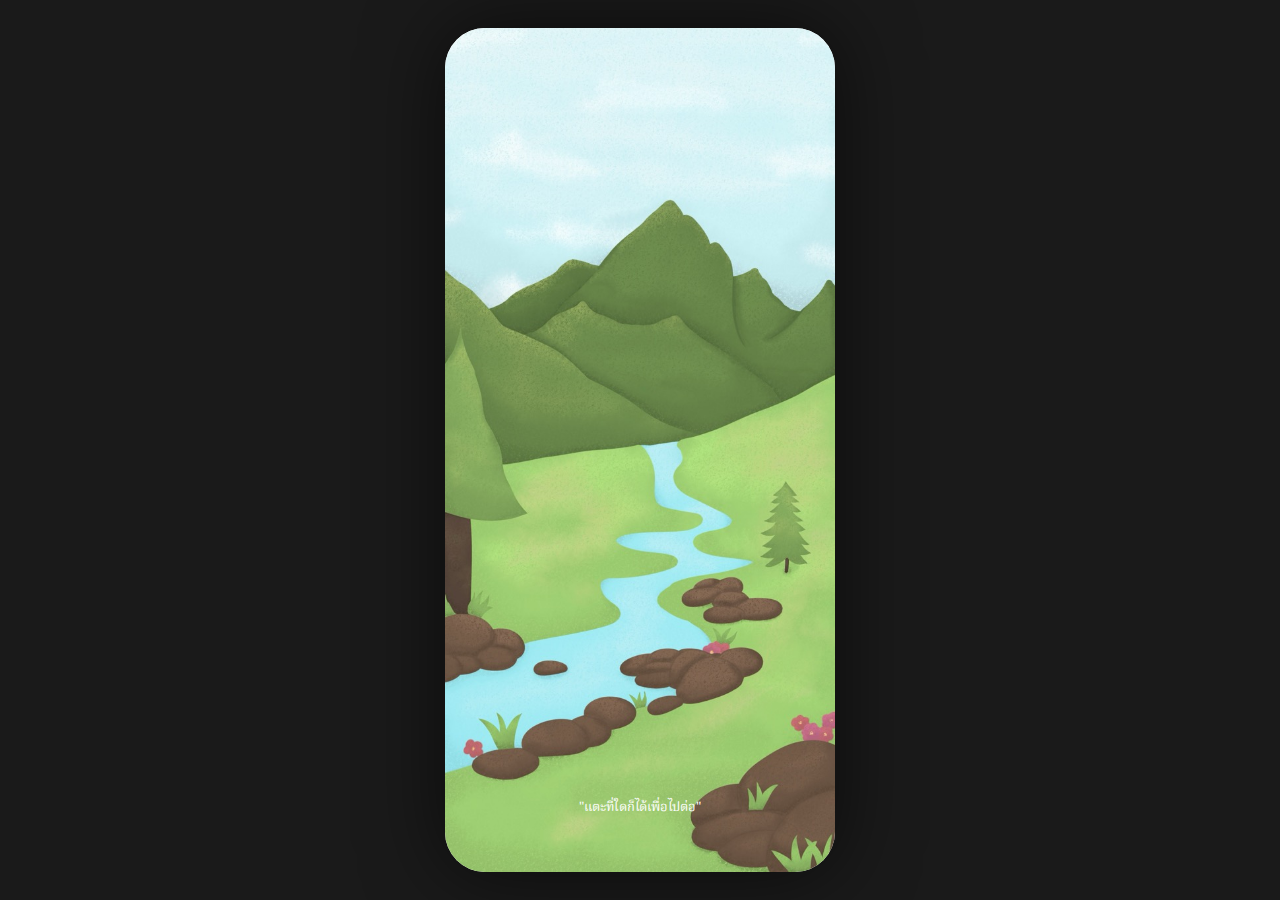
<file: mountain.html>
<!DOCTYPE html>
<html lang="th">
<head>
  <meta charset="UTF-8" />
  <meta name="viewport" content="width=device-width, initial-scale=1.0" />
  <title>Letter to you</title>
  <link rel="stylesheet" href="style.css" />
  <link rel="preconnect" href="https://fonts.googleapis.com">
  <link rel="preconnect" href="https://fonts.gstatic.com" crossorigin>
  <link href="https://fonts.googleapis.com/css2?family=Anuphan:wght@100..700&family=Noto+Serif+Thai:wght@100..900&display=swap" rel="stylesheet">
</head>
<body>

  <audio id="bgMusic" loop><source src="bg-music.mp3" type="audio/mpeg"></audio>

  <div class="phone-frame">

    <section class="screen active mountain-plain-bg" id="screenMountain18" onclick="startMusic(); goToMountain(19)">
      <div class="overlay"></div>
      <div class="touchtogonext-white-down">
        <p>"แตะที่ใดก็ได้เพื่อไปต่อ"</p>
      </div>
    </section>

    <section class="screen mountain-bg" id="screenMountain19" onclick="goToMountain(20)">
      <div class="overlay"></div>
      <div class="content_P19">
        ที่นี่เองสินะทำให้ใจคุณได้พักผ่อน <br>
        ได้เห็นทีไรก็สบายใจ<br>
      </div>
      <div class="touchtogonext-black">
        <p>"แตะที่ใดก็ได้เพื่อไปต่อ"</p>
      </div>
    </section>

    <section class="screen mountain-bg" id="screenMountain20" onclick="goToMountain(21)">
      <div class="overlay"></div>
      <div class="content_P20">ว่าแต่...</div>
      <div class="touchtogonext-black">
        <p>"แตะที่ใดก็ได้เพื่อไปต่อ"</p>
      </div>
    </section>

    <section class="screen mountain-bg" id="screenMountain21">
      <div class="overlay"></div>
      <div class="content_P21">
        <h1 class="reason_ask_mountain">ทำไมคุณถึงเลือกที่นี่หรอ</h1>
        <input type="text" id="mountainReason" placeholder="พิมพ์คำตอบของคุณ" />
        <button class="next-btn-black-P3" onclick="saveReasonMountainAndNext()">ถัดไป</button>
      </div>
    </section>

    <section class="screen mountain-bg" id="screenMountain22" onclick="goToMountain(23)">
      <div class="overlay"></div>
      <div class="content_P22">แบบนี้นี่เองสินะ</div>
      <div class="touchtogonext-black">
        <p>"แตะที่ใดก็ได้เพื่อไปต่อ"</p>
      </div>
    </section>

    <section class="screen yellow-bg" id="screenMountain23" onclick="goToMountain(24)">
      <div class="overlay"></div>
      <div class="content_P23">
        แค่นั่งมองภูเขานิ่ง ๆ<br>
        ก็เหมือนได้พักหัวใจไว้กับลมเย็นตรงนั้น
      </div>
      <div class="touchtogonext-black">
        <p>"แตะที่ใดก็ได้เพื่อไปต่อ"</p>
      </div>
    </section>

    <section class="screen yellow-bg" id="screenMountain24" onclick="goToMountain(25)">
      <div class="overlay"></div>
      <div class="content_P24">จนทำให้คุณ…ได้คิดอะไรบางอย่างขึ้นมา</div>
      <div class="touchtogonext-black">
        <p>"แตะที่ใดก็ได้เพื่อไปต่อ"</p>
      </div>
    </section>

    <section class="screen yellow-bg" id="screenMountain25" onclick="goToMountain(26)">
      <div class="overlay"></div>
      <div class="content_P25">
        นี่ก็ผ่านมา <span id="showAge"></span> ปีแล้ว <br>
        เวลามันผ่านไปเร็วเนอะ<br>
        เร็วพอจะทำให้เรา…<br>
        ลืมหันกลับมามองหัวใจตัวเองไปบ้าง<br>
        ... <br>
        ช่วงนี้เป็นอย่างไรบ้างนะ?
      </div>
      <div class="touchtogonext-black">
        <p>"แตะที่ใดก็ได้เพื่อไปต่อ"</p>
      </div>
    </section>

    <section class="screen yellow-bg" id="screenMountain26">
      <div class="overlay"></div>
      <div class="content_P26">
        <p class="subtitle">ช่วงนี้คุณเป็นยังไงบ้าง</p>
      </div>
      <div class="actions-3">
        <button class="button-good" onclick="chooseMood('good'); fadeOutAndGo('good.html')">มีความสุขดีนะ</button>
        <button class="button-soso" onclick="chooseMood('soso'); fadeOutAndGo('soso.html')">เฉย ๆ</button>
        <button class="button-sad"  onclick="chooseMood('sad');  fadeOutAndGo('sad.html')">ไม่ค่อยโอเคเท่าไหร่</button>
      </div>
    </section>

  </div><!-- /phone-frame -->

  <script src="script.js"></script>
</body>
</html>
</file>
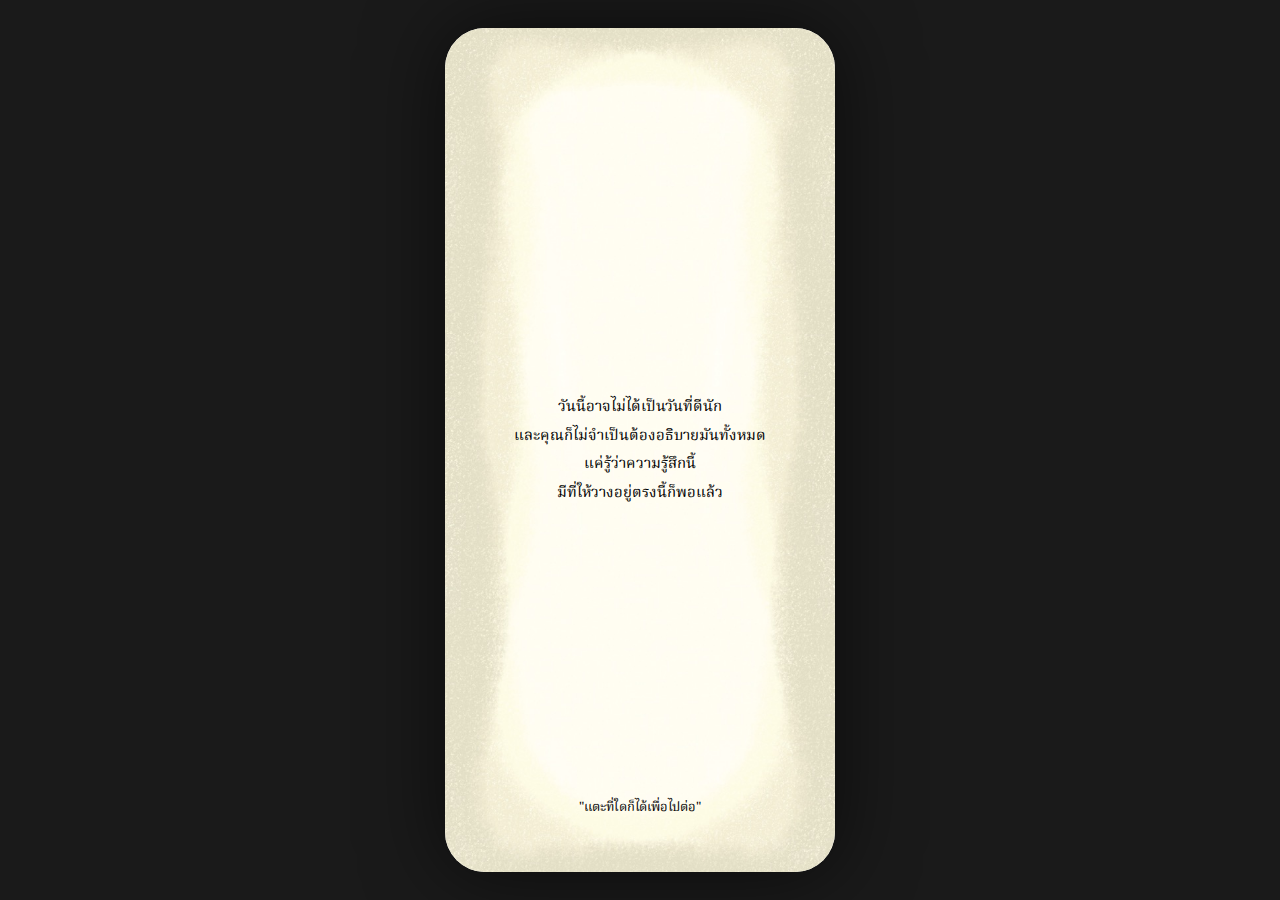
<file: sad.html>
<!DOCTYPE html>
<html lang="th">
<head>
  <meta charset="UTF-8" />
  <meta name="viewport" content="width=device-width, initial-scale=1.0" />
  <title>Letter to you</title>
  <link rel="stylesheet" href="style.css" />
  <link rel="preconnect" href="https://fonts.googleapis.com">
  <link rel="preconnect" href="https://fonts.gstatic.com" crossorigin>
  <link href="https://fonts.googleapis.com/css2?family=Anuphan:wght@100..700&family=Noto+Serif+Thai:wght@100..900&display=swap" rel="stylesheet">
</head>
<body>

  <audio id="bgMusic" loop><source src="bg-music.mp3" type="audio/mpeg"></audio>
  <audio id="doorbellSound"><source src="doorbell.mp3" type="audio/mpeg"></audio>

  <div class="phone-frame">

    <section class="screen yellow-bg center-box active" id="screenSad1" onclick="startMusic(); goToSad(2)">
      <div class="overlay"></div>
      <div class="center-text">
        วันนี้อาจไม่ได้เป็นวันที่ดีนัก<br>
        และคุณก็ไม่จำเป็นต้องอธิบายมันทั้งหมด<br>
        แค่รู้ว่าความรู้สึกนี้<br>
        มีที่ให้วางอยู่ตรงนี้ก็พอแล้ว
      </div>
      <div class="touchtogonext-black"><p>"แตะที่ใดก็ได้เพื่อไปต่อ"</p></div>
    </section>

    <section class="screen yellow-bg" id="screenSad2">
      <div class="overlay"></div>
      <div class="content_Sad2">
        <h1 class="sad_ask">
          ถ้าคุณอยากเล่า<br>
          ช่วยเล่าให้เราฟังหน่อยได้ไหมว่าเกิดอะไรขึ้น<br>
          ตรงนี้เป็นพื้นที่ที่ปลอดภัย<br>
          และคุณไม่จำเป็นต้องเข้มแข็งเลยนะ
        </h1>
        <textarea id="sadStory" placeholder="พิมพ์เรื่องราวของคุณที่นี่..."></textarea>
      </div>
      <div class="actions">
        <button class="next-btn-black-P3" onclick="saveSadStoryAndNext()">ถัดไป</button>
      </div>
    </section>

    <section class="screen yellow-bg center-box" id="screenSad3" onclick="goToSad(4)">
      <div class="overlay"></div>
      <div class="center-text">
        ขอบคุณนะ ที่เล่าให้เราฟัง<br>
        ช่วงเวลาแบบนี้ไม่ง่ายเลย<br>
        ตอนนี้ไม่จำเป็นต้องทำอะไรต่อ<br>
        แค่ให้ตัวเองได้พักอยู่ตรงนี้<br>
        ก็เพียงพอแล้ว
      </div>
      <div class="touchtogonext-black"><p>"แตะที่ใดก็ได้เพื่อไปต่อ"</p></div>
    </section>

    <section class="screen yellow-bg" id="screenSad4">
      <div class="overlay"></div>
      <div class="content_Sad3">
        <h1 class="sad_asktoTell">
          ถ้ามีใครสักคน<br>
          กำลังอยู่ในช่วงเวลาที่หนักแบบนี้<br>
          คุณอยากบอกอะไรกับเขาบ้าง
        </h1>
        <textarea id="sadTell" placeholder="พิมพ์คำตอบของคุณที่นี่..."></textarea>
      </div>
      <div class="actions">
        <button class="next-btn-black-P3" onclick="saveSadTellAndNext()">ถัดไป</button>
      </div>
    </section>

    <section class="screen yellow-bg center-box" id="screenSad5" onclick="goToSad(6)">
      <div class="overlay"></div>
      <div class="center-text">
        คำพูดนั้น<br>อาจถูกเขียนขึ้นเพื่อใครสักคน<br>แต่บางที<br>มันก็อาจกำลังรอ<br>ให้คุณได้ยินมันด้วยเหมือนกัน
      </div>
      <div class="touchtogonext-black"><p>"แตะที่ใดก็ได้เพื่อไปต่อ"</p></div>
    </section>

    <section class="screen yellow-bg center-box" id="screenSad6" onclick="goToSad(7)">
      <div class="overlay"></div>
      <div class="center-text">หลังจากนั้น<br>คุณทั้งสองก็เดินต่อไปเรื่อย ๆ</div>
      <div class="touchtogonext-black"><p>"แตะที่ใดก็ได้เพื่อไปต่อ"</p></div>
    </section>

    <section class="screen yellow-bg center-box" id="screenSad7" onclick="goToSad(8)">
      <div class="overlay"></div>
      <div class="center-text">จนพบกับ กล่องสีแดงใบหนึ่ง<br>ที่ดูเหมือนจะรอใครบางคนอยู่</div>
      <div class="touchtogonext-black"><p>"แตะที่ใดก็ได้เพื่อไปต่อ"</p></div>
    </section>

    <section class="screen yellow-bg center-box" id="screenSad8" onclick="goToSad(9)">
      <div class="overlay"></div>
      <div class="center-text">
        ตอนแรกทุกอย่างยังดูพร่าเลือนเล็กน้อย<br>สีแดงนั้นค่อย ๆ ชัดขึ้นทีละนิด<br>จนคุณมองเห็นช่องเล็ก ๆ อยู่ตรงกลาง
      </div>
      <div class="touchtogonext-black"><p>"แตะที่ใดก็ได้เพื่อไปต่อ"</p></div>
    </section>

    <section class="screen" id="screenSad9"  onclick="goToSad(10)"><div class="touchtogonext-white-down"><p>"แตะที่ใดก็ได้เพื่อไปต่อ"</p></div></section>
    <section class="screen" id="screenSad10" onclick="goToSad(11)"><div class="touchtogonext-white-down"><p>"แตะที่ใดก็ได้เพื่อไปต่อ"</p></div></section>
    <section class="screen" id="screenSad11" onclick="goToSad(12)"><div class="touchtogonext-white-down"><p>"แตะที่ใดก็ได้เพื่อไปต่อ"</p></div></section>
    <section class="screen" id="screenSad12" onclick="goToSad(13)"><div class="touchtogonext-white-down"><p>"แตะที่ใดก็ได้เพื่อไปต่อ"</p></div></section>

    <section class="screen center-box" id="screenSad13" onclick="goToSad(14)">
      <div class="overlay"></div>
      <div class="content_Good13">ตอนนี้คุณเห็นมันชัดเจนแล้ว<br>กล่องสีแดงใบนั้น<br>ตั้งอยู่ตรงหน้าคุณจริง ๆ</div>
      <div class="touchtogonext-white-down"><p>"แตะที่ใดก็ได้เพื่อไปต่อ"</p></div>
    </section>

    <section class="screen center-box" id="screenSad14" onclick="goToSad(15)">
      <div class="overlay"></div>
      <div class="content_Good13">ใครบางคนที่ยืนอยู่ข้าง ๆ คุณ<br>ค่อย ๆ ก้าวเข้าไปใกล้<br>ในมือของน้อง<br>มีกระดาษแผ่นเล็ก ๆ หนึ่งแผ่น</div>
      <div class="touchtogonext-white-down"><p>"แตะที่ใดก็ได้เพื่อไปต่อ"</p></div>
    </section>

    <section class="screen center-box" id="screenSad15" onclick="goToSad(16)">
      <div class="overlay"></div>
      <div class="content_Good13">น้องไม่พูดอะไร <br>แค่ก้าวเข้าไปใกล้ <br>แล้วหย่อนจดหมายลงไปอย่างเบามือ</div>
      <div class="touchtogonext-white-down"><p>"แตะที่ใดก็ได้เพื่อไปต่อ"</p></div>
    </section>

    <section class="screen center-box" id="screenSad16" onclick="goToSad(17)">
      <div class="overlay"></div>
      <div class="content_Good13">น้องหันกลับมามองคุณ <br>แล้วยิ้มบาง ๆ <br>ก่อนที่ร่างเล็ก ๆ นั้น <br>จะค่อย ๆ เลือนหายไป</div>
      <div class="touchtogonext-white-down"><p>"แตะที่ใดก็ได้เพื่อไปต่อ"</p></div>
    </section>

    <section class="screen center-box eye-closed-bg" id="screenSad17" onclick="goToSad(18)">
      <div class="overlay"></div>
      <div class="touchtogonext-white-down"><p>"แตะที่ใดก็ได้เพื่อไปต่อ"</p></div>
    </section>

    <section class="screen center-box wake-room-bg" id="screenSad18" onclick="playDoorbell(() => goToSad(19))">
      <div class="overlay"></div>
      <div class="content_Good18">แสงแดดยามเช้าส่องผ่านผ้าม่านบาง ๆ<br>คุณค่อย ๆ ลืมตาขึ้นมา</div>
      <div class="touchtogonext-white-down-room"><p>"แตะที่ใดก็ได้เพื่อไปต่อ"</p></div>
    </section>

    <section class="screen center-box wake-room-bg" id="screenSad19" onclick="goToSad(20)">
      <div class="overlay"></div>
      <div class="content_Good18">เสียงที่คุ้นเคยดังขึ้นอีกครั้ง<br>คุณขมวดคิ้วนิดหนึ่ง <br>ก่อนจะลุกขึ้นจากเตียง<br>แล้วเดินไปตามเสียงนั้น</div>
      <div class="touchtogonext-white-down-room"><p>"แตะที่ใดก็ได้เพื่อไปต่อ"</p></div>
    </section>

    <section class="screen center-box" id="screenSad20" onclick="goToSad(21)">
      <div class="overlay"></div>
      <div class="content_Good20">คุณหยุดอยู่หน้าประตู<br>แล้วสูดลมหายใจเข้าอย่างลึก ๆ<br>ก่อนจะเปิดประตูออกไป...</div>
      <div class="touchtogonext-white-down-room"><p>"แตะที่ใดก็ได้เพื่อไปต่อ"</p></div>
    </section>

    <section class="screen center-box letter-1" id="screenSad21" onclick="goToSad(22)">
      <div class="touchtogonext-black">
        <p>"แตะที่ใดก็ได้เพื่อไปต่อ"</p>
      </div>
    </section>
    <section class="screen center-box letter-2" id="screenSad22" onclick="goToSad(23)">
      <div class="touchtogonext-black">
        <p>"แตะที่ใดก็ได้เพื่อไปต่อ"</p>
      </div>
    </section>
    <section class="screen center-box letter-3" id="screenSad23" onclick="goToSad(24)">
      <div class="touchtogonext-black">
        <p>"แตะที่ใดก็ได้เพื่อไปต่อ"</p>
      </div>
    </section>

    <section class="screen center-box letter-4" id="screenSad24" onclick="goToSad(25)">
      <div class="content_Good24">แตะเพื่ออ่านจดหมาย</div>
    </section>

    <section class="screen center-box letter-bg" id="screenSad25" onclick="goToSad(26)">
      <div class="letter-container">
        <p id="letterContent"></p>
        <button class="next-btn-black-mood" onclick="goToSad(26)">ถัดไป</button>
      </div>
    </section>

    <section class="screen yellow-bg center-box" id="screenSad26" onclick="goToSad(27)">
      <div class="overlay"></div>
      <div class="center-text">คุณถือจดหมายใบนั้นไว้อยู่ครู่หนึ่ง<br>เหมือนปล่อยให้ความเงียบโอบใจไว้เบา ๆ</div>
      <div class="touchtogonext-black"><p>"แตะที่ใดก็ได้เพื่อไปต่อ"</p></div>
    </section>

    <section class="screen yellow-bg center-box" id="screenSad27" onclick="goToSad(28)">
      <div class="overlay"></div>
      <div class="center-text">บางทีการประคองตัวเองไว้<br>ในวันที่ยังเจ็บอยู่<br>ก็ต้องใช้พลังไม่น้อยเลยเหมือนกัน</div>
      <div class="touchtogonext-black"><p>"แตะที่ใดก็ได้เพื่อไปต่อ"</p></div>
    </section>

    <section class="screen yellow-bg center-box" id="screenSad28" onclick="goToSad(29)">
      <div class="overlay"></div>
      <div class="center-text">แต่ตรงนี้<br>อย่างน้อยคุณก็ได้หยุดพัก<br>และได้เห็นตัวเองชัดขึ้นอีกนิด</div>
      <div class="touchtogonext-black"><p>"แตะที่ใดก็ได้เพื่อไปต่อ"</p></div>
    </section>

    <section class="screen yellow-bg center-box" id="screenSad29" onclick="goToSad(30)">
      <div class="overlay"></div>
      <div class="center-text">
        บางทีพลังที่จะก้าวต่อ<br>อาจไม่ต้องใช้แรงฮึดมากมายขนาดนั้น<br>แค่กอดตัวเองแน่น ๆ ในวันที่ล้ม<br>แล้วบอกว่า "ไม่เป็นไรนะ"<br>เท่านี้ก็เพียงพอแล้วจริง ๆ
      </div>
      <div class="touchtogonext-black"><p>"แตะที่ใดก็ได้เพื่อไปต่อ"</p></div>
    </section>

    <section class="screen yellow-bg center-box" id="screenSad30" onclick="goToSad(31)">
      <div class="overlay"></div>
      <div class="center-text">
        ขอให้ความอุ่นใจจาง ๆ นี้<br>ช่วยโอบกอดคุณไว้นานที่สุดเท่าที่จะทำได้<br>และหากวันไหนโลกใจร้ายกับคุณขึ้นมาอีก<br>กลับมาพักตรงนี้ได้เสมอนะ
      </div>
      <div class="touchtogonext-black"><p>"แตะที่ใดก็ได้เพื่อไปต่อ"</p></div>
    </section>

    <section class="screen yellow-bg center-box" id="screenSad31">
      <div class="overlay"></div>
      <div class="center-text">
        ขอบคุณที่พาหัวใจดวงนี้เดินทางมาจนจบ<br>ขอบคุณที่อนุญาตให้เรานั่งข้าง ๆ ในเวลานี้<br>หลังจากนี้...ขอให้โลกใบนี้ใจดีกับคุณ<br>อย่างที่คุณควรได้รับนะ 🤍
      </div>
    </section>

  </div><!-- /phone-frame -->

  <script src="script.js"></script>
</body>
</html>
</file>
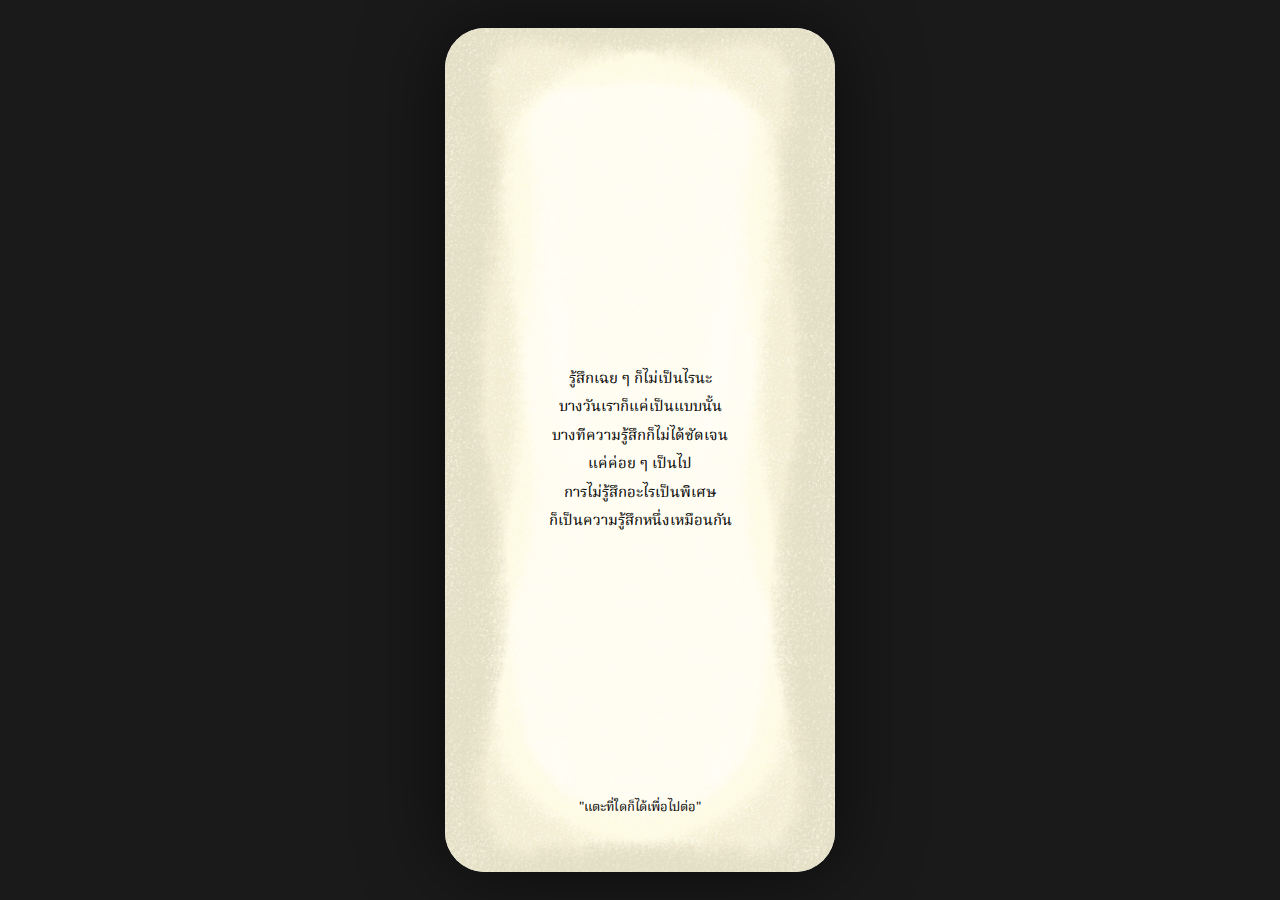
<file: soso.html>
<!DOCTYPE html>
<html lang="th">
<head>
  <meta charset="UTF-8" />
  <meta name="viewport" content="width=device-width, initial-scale=1.0" />
  <title>Letter to you</title>
  <link rel="stylesheet" href="style.css" />
  <link rel="preconnect" href="https://fonts.googleapis.com">
  <link rel="preconnect" href="https://fonts.gstatic.com" crossorigin>
  <link href="https://fonts.googleapis.com/css2?family=Anuphan:wght@100..700&family=Noto+Serif+Thai:wght@100..900&display=swap" rel="stylesheet">
</head>
<body>

  <audio id="bgMusic" loop><source src="bg-music.mp3" type="audio/mpeg"></audio>
  <audio id="doorbellSound"><source src="doorbell.mp3" type="audio/mpeg"></audio>

  <div class="phone-frame">

    <section class="screen yellow-bg center-box active" id="screenSoso1" onclick="startMusic(); goToSoso(2)">
      <div class="overlay"></div>
      <div class="center-text">
        รู้สึกเฉย ๆ ก็ไม่เป็นไรนะ<br>
        บางวันเราก็แค่เป็นแบบนั้น<br>
        บางทีความรู้สึกก็ไม่ได้ชัดเจน<br>
        แค่ค่อย ๆ เป็นไป<br>
        การไม่รู้สึกอะไรเป็นพิเศษ<br>
        ก็เป็นความรู้สึกหนึ่งเหมือนกัน
      </div>
      <div class="touchtogonext-black"><p>"แตะที่ใดก็ได้เพื่อไปต่อ"</p></div>
    </section>

    <section class="screen yellow-bg" id="screenSoso2">
      <div class="overlay"></div>
      <div class="content_Soso2">
        <h1 class="soso_ask">
          ถ้าให้ลองนึกดู<br>
          มีอะไรเล็ก ๆ ที่ผ่านเข้ามาในใจคุณวันนี้บ้างไหม<br>
          ไม่จำเป็นต้องสำคัญ แค่เป็นเรื่องธรรมดา ๆ ก็พอ
        </h1>
        <textarea id="sosoStory" placeholder="พิมพ์เรื่องราวของคุณที่นี่..."></textarea>
      </div>
      <div class="actions">
        <button class="next-btn-black-P3" onclick="saveSosoStoryAndNext()">ถัดไป</button>
      </div>
    </section>

    <section class="screen yellow-bg center-box" id="screenSoso3" onclick="goToSoso(4)">
      <div class="overlay"></div>
      <div class="center-text">
        ขอบคุณที่เล่าให้ฟังนะ<br>
        เรื่องเล็ก ๆ แบบนี้ก็มีความหมายเหมือนกัน<br>
        บางทีความรู้สึกเฉย ๆ<br>
        ก็แปลว่าเรากำลังพักอยู่<br>
        ไม่ต้องเร่งไปทางไหนก็ได้
      </div>
      <div class="touchtogonext-black"><p>"แตะที่ใดก็ได้เพื่อไปต่อ"</p></div>
    </section>

    <section class="screen yellow-bg" id="screenSoso4">
      <div class="overlay"></div>
      <div class="content_Soso3">
        <h1 class="soso_asktoTell">
          หากมีใครสักคน<br>
          กำลังมีช่วงเวลาที่รู้สึกเฉย ๆ อยู่<br>
          คุณอยากบอกอะไรกับเขาบ้างไหม
        </h1>
        <textarea id="sosoTell" placeholder="พิมพ์คำตอบของคุณที่นี่..."></textarea>
      </div>
      <div class="actions">
        <button class="next-btn-black-P3" onclick="saveSosoTellAndNext()">ถัดไป</button>
      </div>
    </section>

    <section class="screen yellow-bg center-box" id="screenSoso5" onclick="goToSoso(6)">
      <div class="overlay"></div>
      <div class="center-text">
        ขอบคุณแทนคนคนนั้นด้วยนะ<br>
        แค่มีใครสักคนเข้าใจว่า<br>
        ความเฉย ๆ ก็ไม่ผิดอะไร<br>
        มันก็ช่วยให้รู้สึกเบาลงได้แล้ว
      </div>
      <div class="touchtogonext-black"><p>"แตะที่ใดก็ได้เพื่อไปต่อ"</p></div>
    </section>

    <section class="screen yellow-bg center-box" id="screenSoso6" onclick="goToSoso(7)">
      <div class="overlay"></div>
      <div class="center-text">หลังจากนั้น<br>คุณทั้งสองก็เดินต่อไปเรื่อย ๆ</div>
      <div class="touchtogonext-black"><p>"แตะที่ใดก็ได้เพื่อไปต่อ"</p></div>
    </section>

    <section class="screen yellow-bg center-box" id="screenSoso7" onclick="goToSoso(8)">
      <div class="overlay"></div>
      <div class="center-text">จนพบกับ กล่องสีแดงใบหนึ่ง<br>ที่ดูเหมือนจะรอใครบางคนอยู่</div>
      <div class="touchtogonext-black"><p>"แตะที่ใดก็ได้เพื่อไปต่อ"</p></div>
    </section>

    <section class="screen yellow-bg center-box" id="screenSoso8" onclick="goToSoso(9)">
      <div class="overlay"></div>
      <div class="center-text">
        ตอนแรกทุกอย่างยังดูพร่าเลือนเล็กน้อย<br>สีแดงนั้นค่อย ๆ ชัดขึ้นทีละนิด<br>จนคุณมองเห็นช่องเล็ก ๆ อยู่ตรงกลาง
      </div>
      <div class="touchtogonext-black"><p>"แตะที่ใดก็ได้เพื่อไปต่อ"</p></div>
    </section>

    <section class="screen" id="screenSoso9"  onclick="goToSoso(10)"><div class="touchtogonext-white-down"><p>"แตะที่ใดก็ได้เพื่อไปต่อ"</p></div></section>
    <section class="screen" id="screenSoso10" onclick="goToSoso(11)"><div class="touchtogonext-white-down"><p>"แตะที่ใดก็ได้เพื่อไปต่อ"</p></div></section>
    <section class="screen" id="screenSoso11" onclick="goToSoso(12)"><div class="touchtogonext-white-down"><p>"แตะที่ใดก็ได้เพื่อไปต่อ"</p></div></section>
    <section class="screen" id="screenSoso12" onclick="goToSoso(13)"><div class="touchtogonext-white-down"><p>"แตะที่ใดก็ได้เพื่อไปต่อ"</p></div></section>

    <section class="screen center-box" id="screenSoso13" onclick="goToSoso(14)">
      <div class="overlay"></div>
      <div class="content_Good13">ตอนนี้คุณเห็นมันชัดเจนแล้ว<br>กล่องสีแดงใบนั้น<br>ตั้งอยู่ตรงหน้าคุณจริง ๆ</div>
      <div class="touchtogonext-white-down"><p>"แตะที่ใดก็ได้เพื่อไปต่อ"</p></div>
    </section>

    <section class="screen center-box" id="screenSoso14" onclick="goToSoso(15)">
      <div class="overlay"></div>
      <div class="content_Good13">ใครบางคนที่ยืนอยู่ข้าง ๆ คุณ<br>ค่อย ๆ ก้าวเข้าไปใกล้<br>ในมือของน้อง<br>มีกระดาษแผ่นเล็ก ๆ หนึ่งแผ่น</div>
      <div class="touchtogonext-white-down"><p>"แตะที่ใดก็ได้เพื่อไปต่อ"</p></div>
    </section>

    <section class="screen center-box" id="screenSoso15" onclick="goToSoso(16)">
      <div class="overlay"></div>
      <div class="content_Good13">น้องไม่พูดอะไร <br>แค่ก้าวเข้าไปใกล้ <br>แล้วหย่อนจดหมายลงไปอย่างเบามือ</div>
      <div class="touchtogonext-white-down"><p>"แตะที่ใดก็ได้เพื่อไปต่อ"</p></div>
    </section>

    <section class="screen center-box" id="screenSoso16" onclick="goToSoso(17)">
      <div class="overlay"></div>
      <div class="touchtogonext-white-down"><p>"แตะที่ใดก็ได้เพื่อไปต่อ"</p></div>
    </section>

    <section class="screen center-box eye-closed-bg" id="screenSoso17" onclick="goToSoso(18)">
      <div class="overlay"></div>
      <div class="touchtogonext-white-down"><p>"แตะที่ใดก็ได้เพื่อไปต่อ"</p></div>
    </section>

    <section class="screen center-box wake-room-bg" id="screenSoso18" onclick="playDoorbell(() => goToSoso(19))">
      <div class="overlay"></div>
      <div class="content_Good18">แสงแดดยามเช้าส่องผ่านผ้าม่านบาง ๆ<br>คุณค่อย ๆ ลืมตาขึ้นมา</div>
      <div class="touchtogonext-white-down-room"><p>"แตะที่ใดก็ได้เพื่อไปต่อ"</p></div>
    </section>

    <section class="screen center-box wake-room-bg" id="screenSoso19" onclick="goToSoso(20)">
      <div class="overlay"></div>
      <div class="content_Good18">เสียงที่คุ้นเคยดังขึ้นอีกครั้ง<br>คุณขมวดคิ้วนิดหนึ่ง <br>ก่อนจะลุกขึ้นจากเตียง<br>แล้วเดินไปตามเสียงนั้น</div>
      <div class="touchtogonext-white-down-room"><p>"แตะที่ใดก็ได้เพื่อไปต่อ"</p></div>
    </section>

    <section class="screen center-box" id="screenSoso20" onclick="goToSoso(21)">
      <div class="overlay"></div>
      <div class="content_Good20">คุณหยุดอยู่หน้าประตู<br>แล้วสูดลมหายใจเข้าอย่างลึก ๆ<br>ก่อนจะเปิดประตูออกไป...</div>
      <div class="touchtogonext-white-down-room"><p>"แตะที่ใดก็ได้เพื่อไปต่อ"</p></div>
    </section>

    <section class="screen center-box letter-1" id="screenSoso21" onclick="goToSoso(22)">
      <div class="touchtogonext-black">
        <p>"แตะที่ใดก็ได้เพื่อไปต่อ"</p>
      </div>
    </section>
    <section class="screen center-box letter-2" id="screenSoso22" onclick="goToSoso(23)">
      <div class="touchtogonext-black">
        <p>"แตะที่ใดก็ได้เพื่อไปต่อ"</p>
      </div>
    </section>
    <section class="screen center-box letter-3" id="screenSoso23" onclick="goToSoso(24)">
      <div class="touchtogonext-black">
        <p>"แตะที่ใดก็ได้เพื่อไปต่อ"</p>
      </div>
    </section>

    <section class="screen center-box letter-4" id="screenSoso24" onclick="goToSoso(25)">
      <div class="content_Good24">แตะเพื่ออ่านจดหมาย</div>
    </section>

    <section class="screen center-box letter-bg" id="screenSoso25" onclick="goToSoso(26)">
      <div class="letter-container">
        <p id="letterContent"></p>
        <button class="next-btn-black-mood" onclick="goToSoso(26)">ถัดไป</button>
      </div>
    </section>

    <section class="screen yellow-bg center-box" id="screenSoso26" onclick="goToSoso(27)">
      <div class="overlay"></div>
      <div class="center-text">คุณถือจดหมายใบนั้นไว้อยู่ครู่หนึ่ง<br>ปล่อยให้ความเรียบง่าย...<br>ค่อย ๆ ซึมผ่านใจไปช้า ๆ</div>
      <div class="touchtogonext-black"><p>"แตะที่ใดก็ได้เพื่อไปต่อ"</p></div>
    </section>

    <section class="screen yellow-bg center-box" id="screenSoso27" onclick="goToSoso(28)">
      <div class="overlay"></div>
      <div class="center-text">โลกข้างนอกยังคงหมุนไปจังหวะเดิม<br>ไม่ได้มีอะไรหวือหวา<br>และเวลาก็ยังคงเดินไปเรื่อย ๆ</div>
      <div class="touchtogonext-black"><p>"แตะที่ใดก็ได้เพื่อไปต่อ"</p></div>
    </section>

    <section class="screen yellow-bg center-box" id="screenSoso28" onclick="goToSoso(29)">
      <div class="overlay"></div>
      <div class="center-text">แต่ตรงนี้...<br>อย่างน้อยคุณก็ได้หยุดพัก<br>และเห็นว่าความ "ธรรมดา"<br>ก็สบายใจดีเหมือนกันนะ</div>
      <div class="touchtogonext-black"><p>"แตะที่ใดก็ได้เพื่อไปต่อ"</p></div>
    </section>

    <section class="screen yellow-bg center-box" id="screenSoso29" onclick="goToSoso(30)">
      <div class="overlay"></div>
      <div class="center-text">
        ไม่ต้องพยายามให้มีความสุขจนล้น<br>ไม่ต้องบีบคั้นให้ต้องรู้สึกอะไร<br>แค่ปล่อยให้ชีวิตมัน "ดำเนิน" ไป...<br>เท่านี้ก็ดีพอแล้วจริง ๆ
      </div>
      <div class="touchtogonext-black"><p>"แตะที่ใดก็ได้เพื่อไปต่อ"</p></div>
    </section>

    <section class="screen yellow-bg center-box" id="screenSoso30" onclick="goToSoso(31)">
      <div class="overlay"></div>
      <div class="center-text">
        ขอให้ความสบายใจจาง ๆ นี้<br>อยู่เป็นเพื่อนคุณไปเรื่อย ๆ<br>ไม่ต้องชัดเจนมาก...<br>แค่รู้สึกเบา ๆ ก็พอ
      </div>
      <div class="touchtogonext-black"><p>"แตะที่ใดก็ได้เพื่อไปต่อ"</p></div>
    </section>

    <section class="screen yellow-bg center-box" id="screenSoso31">
      <div class="overlay"></div>
      <div class="center-text">
        ขอบคุณที่แวะมาทักทายใจตัวเองนะ<br>หลังจากนี้...ขอให้จังหวะชีวิตของคุณ<br>ไหลลื่นและสงบในแบบที่คุณชอบนะ 🍃
      </div>
    </section>

  </div><!-- /phone-frame -->

  <script src="script.js"></script>
</body>
</html>
</file>
<file: style.css>
/* ============================================================
   RESET & BASE
   ============================================================ */
*, *::before, *::after {
  margin: 0;
  padding: 0;
  box-sizing: border-box;
}

html {
  /* Prevent bounce/overscroll on iOS */
  height: -webkit-fill-available;
}

html, body {
  width: 100%;
  height: 100%;
  font-family: 'Noto Serif Thai', serif;
  /* Default (mobile): plain white background */
  background-color: #fff;
}

/* Page fade-in / fade-out */
body {
  opacity: 1;
  transition: opacity 0.6s ease;
}
body.fade-out {
  opacity: 0;
}

/* ============================================================
   PHONE FRAME
   Mobile-first: on real phones the frame IS the screen.
   On desktop (≥ 600px wide) it becomes a centred phone mockup.
   ============================================================ */

/* MOBILE default — frame fills the full screen exactly */
.phone-frame {
  position: relative;
  width: 100%;
  /* Use svh (small viewport height) so content fits inside
     the browser chrome on iOS/Android.
     Falls back gracefully to 100vh on older browsers. */
  height: 100svh;
  overflow: hidden;
  background: #fff;
  /* Respect notch / dynamic island / home indicator on iPhones */
  padding-top: env(safe-area-inset-top);
  padding-bottom: env(safe-area-inset-bottom);
  padding-left: env(safe-area-inset-left);
  padding-right: env(safe-area-inset-right);
}

/* Older browsers that don't support svh */
@supports not (height: 100svh) {
  .phone-frame {
    height: 100vh;
    /* iOS Safari fix: respect the actual visible area */
    height: -webkit-fill-available;
  }
}

/* DESKTOP — show as a centred phone mockup */
@media (min-width: 600px) {
  html, body {
    background-color: #1a1a1a;
    /* Centre the phone frame vertically too */
    display: flex;
    align-items: center;
    justify-content: center;
    min-height: 100svh;
  }

  .phone-frame {
    width: 390px;
    height: min(844px, 95svh);
    border-radius: 40px;
    box-shadow: 0 0 80px rgba(0, 0, 0, 0.6);
    /* Override the fill-available fallback on desktop */
    flex-shrink: 0;
  }
}

/* ============================================================
   SCREEN SYSTEM
   ============================================================ */
.screen {
  position: absolute;
  inset: 0;
  width: 100%;
  height: 100%;
  overflow: hidden;
  opacity: 0;
  pointer-events: none;
  transition: opacity 0.6s ease;
}

.screen.active {
  opacity: 1;
  pointer-events: auto;
}

/* ============================================================
   BACKGROUNDS
   ============================================================ */
.yellow-bg       { background: url("yellow_bg.jpeg") center/cover no-repeat; }
.beach-plain-bg  { background: url("beach.jpeg") center/cover; }
.beach-bg        { background: url("beach-oval-white.jpeg") center/cover; }
.mountain-bg     { background: url("mountain-white.jpeg") center/cover; }
.mountain-plain-bg { background: url("mountain.jpeg") center/cover; }
.garden-bg       { background: url("garden-white.jpeg") center/cover; }
.garden-plain-bg { background: url("garden.jpeg") center/cover; }
.eye-closed-bg   { background: url("closed-eye.jpeg") center/cover; }
.wake-room-bg    { background: url("room-wake.jpeg") center/cover; }
.letter-bg       { background: url("yellow_bg.jpeg") center/cover; }
.letter-1        { background: url("letter-1.jpeg") center/cover; }
.letter-2        { background: url("letter-2.jpeg") center/cover; }
.letter-3        { background: url("letter-3.jpeg") center/cover; }
.letter-4        { background: url("letter-4.jpeg") center/cover; }

#screen1  { background: url("opening.jpeg") center/cover; }
#screen6,
#screen7  { background: url("ไฟสว่างกลาง.jpeg") center/cover; }
#screen12 { background: url("door.jpeg") center/cover; }

#screenGood20,
#screenSoso20,
#screenSad20 { background: url("door.jpeg") center/cover; }

/* ============================================================
   OVERLAY (non-interactive darkening layer)
   ============================================================ */
.overlay { pointer-events: none; }

/* ============================================================
   BLINK ANIMATION
   ============================================================ */
@keyframes softBlink {
  0%, 100% { opacity: 0.3; }
  50%       { opacity: 1;   }
}

/* ============================================================
   "TOUCH TO CONTINUE" hints  (pinned to bottom)
   ============================================================ */
.touchtogonext-white,
.touchtogonext-white-down,
.touchtogonext-white-down-room {
  position: absolute;
  bottom: 54px;
  width: 100%;
  text-align: center;
  font-size: 13px;
  color: #fff;
  animation: softBlink 3s ease-in-out infinite;
  z-index: 10;
}

.touchtogonext-black {
  position: absolute;
  bottom: 54px;
  width: 100%;
  text-align: center;
  font-size: 13px;
  color: #000;
  animation: softBlink 3s ease-in-out infinite;
  z-index: 10;
}

/* ============================================================
   BUTTONS  (shared)
   ============================================================ */
button {
  font-family: 'Noto Serif Thai', serif;
  cursor: pointer;
  border: none;
  border-radius: 30px;
  font-size: 15px;
  transition: background-color 0.3s, transform 0.15s;
}
button:active { transform: scale(0.97); }

.next-btn-pink-P1 {
  padding: 10px 28px;
  background-color: #ffaeaecc;
  color: #fff;
}
.next-btn-black-P2,
.next-btn-black-P3,
.next-btn-black-P5 {
  padding: 10px 28px;
  background-color: #000000cc;
  color: #fff;
}
.next-btn-black-mood {
  display: block;
  margin: 20px auto 0;
  padding: 10px 28px;
  width: 110px;
  text-align: center;
  background-color: #000000cc;
  color: #fff;
}

/* ============================================================
   SCREEN 1 — opening / title
   ============================================================ */
.content_P1 {
  position: absolute;
  inset: 0;
  display: flex;
  flex-direction: column;
  align-items: center;
  justify-content: center;
  text-align: center;
  color: #fff;
  padding: 32px 24px;
  gap: 10px;
}
.content_P1 h1        { font-size: 26px; font-weight: 600; }
.content_P1 .subtitle { font-size: 15px; line-height: 1.9; }

/* "actions" row — general bottom-pinned button wrapper */
.actions {
  position: absolute;
  bottom: 100px;
  width: 100%;
  display: flex;
  justify-content: center;
}

/* ============================================================
   SCREEN 2 — caution
   ============================================================ */
.content_P2 {
  position: absolute;
  inset: 0;
  display: flex;
  flex-direction: column;
  align-items: center;
  justify-content: center;
  text-align: center;
  padding: 32px 24px;
  gap: 12px;
}
.content_P2 .caution  { font-size: 20px; font-weight: 600; color: #000; }
.content_P2 .subtitle { font-size: 15px; color: #000; line-height: 1.9; }

/* ============================================================
   SCREEN 3 & 4 — name / age input
   ============================================================ */
.content_P3,
.content_P4 {
  position: absolute;
  inset: 0;
  display: flex;
  flex-direction: column;
  align-items: center;
  justify-content: center;
  text-align: center;
  padding: 32px 24px;
  gap: 20px;
}
.content_P3 .name_ask,
.content_P4 .age_ask { font-weight: 400; font-size: 16px; color: #000; }

#userName, #age,
#beachReason, #mountainReason, #gardenReason {
  display: block;
  width: 260px;
  padding: 12px 16px;
  font-size: 15px;
  border-radius: 20px;
  border: 1px solid #ccc;
  text-align: center;
  font-family: 'Noto Serif Thai', serif;
  background: rgba(255,255,255,0.85);
}

/* ============================================================
   SCREEN 5 — intro poem
   ============================================================ */
.content_P5 {
  position: absolute;
  inset: 0;
  display: flex;
  flex-direction: column;
  align-items: center;
  justify-content: center;
  text-align: center;
  padding: 32px 24px;
  font-size: 15px;
  line-height: 1.9;
  color: #000;
}

/* ============================================================
   SCREEN 6 — dark touch screen
   ============================================================ */
.content_P6 {
  position: absolute;
  bottom: 80px;
  width: 100%;
  text-align: center;
  font-size: 14px;
  color: #fff;
  animation: softBlink 3s ease-in-out infinite;
}
.fade-delay { animation: softBlink 3s ease-in-out infinite; }

/* ============================================================
   SCREEN 7 — walking narration
   ============================================================ */
.content_P7 .subtitle {
  position: absolute;
  top: 50%;
  left: 0;
  width: 100%;
  transform: translateY(-50%);
  text-align: center;
  font-size: 15px;
  color: #fff;
  line-height: 1.9;
  padding: 0 28px;
}

/* ============================================================
   SCREENS 8–11 — story narration
   ============================================================ */
.content_P8, .content_P9, .content_P10, .content_P11,
.content_P16, .content_P17 {
  position: absolute;
  top: 50%;
  left: 50%;
  transform: translate(-50%, -50%);
  width: 100%;
  padding: 28px;
  text-align: center;
  font-size: 15px;
  line-height: 1.9;
  color: #000;
}

/* ============================================================
   SCREEN 13 — animal choice
   ============================================================ */
.content_P13 {
  position: absolute;
  top: 28%;
  width: 100%;
  padding: 0 28px;
  text-align: center;
  font-size: 15px;
  line-height: 1.9;
  color: #000;
}

.button_1 {
  position: absolute;
  width: 100%;
  top: 57%;
  display: flex;
  justify-content: center;
}
.button_2 {
  position: absolute;
  width: 100%;
  top: 70%;
  display: flex;
  justify-content: center;
}

.button-dog, .button-cat {
  padding: 10px 50px;
  background-color: #000000cc;
  color: #fff;
}

/* ============================================================
   SCREEN 14 & 15 — dog / cat
   ============================================================ */
.content_dog {
  width: 100%; height: 100%; position: relative;
  background: url("dog-door.jpeg") center/cover;
}
.content_cat {
  width: 100%; height: 100%; position: relative;
  background: url("cat-door.jpeg") center/cover;
}

.content_dog .subtitle,
.content_cat .subtitle {
  position: absolute;
  top: 24%;
  width: 100%;
  text-align: center;
  font-size: 15px;
  color: #000;
  line-height: 1.9;
  padding: 0 28px;
}

.button_4 {
  position: absolute;
  bottom: 44%;
  left: 50%;
  transform: translateX(-50%);
  padding: 10px 50px;
  background-color: #000000cc;
  color: #fff;
}

/* ============================================================
   SCREEN 18 — choose place
   ============================================================ */
.content_P18 {
  position: absolute;
  top: 28%;
  left: 50%;
  transform: translateX(-50%);
  width: 100%;
  padding: 0 28px;
  text-align: center;
  font-size: 15px;
  color: #000;
}

.actions-2 {
  position: absolute;
  bottom: 0;
  width: 100%;
  display: flex;
  flex-direction: column;
  align-items: center;
  padding-bottom: 90px;
  gap: 12px;
}

.button-beach, .button-mountain, .button-garden {
  padding: 10px 0;
  width: 200px;
  text-align: center;
  background-color: #000000cc;
  color: #fff;
}

/* ============================================================
   BEACH / MOUNTAIN / GARDEN NARRATIVE SCREENS
   ============================================================ */
.content_P19, .content_P20,
.content_P22, .content_P23,
.content_P24, .content_P25 {
  position: absolute;
  top: 50%;
  left: 50%;
  transform: translate(-50%, -50%);
  width: 100%;
  padding: 28px;
  text-align: center;
  font-size: 15px;
  line-height: 1.9;
  color: #000;
}

/* Screen 21 — place reason input */
.content_P21 {
  position: absolute;
  inset: 0;
  display: flex;
  flex-direction: column;
  align-items: center;
  justify-content: center;
  padding: 32px 24px;
  gap: 20px;
  text-align: center;
}
.content_P21 .reason_ask_beach,
.content_P21 .reason_ask_mountain,
.content_P21 .reason_ask_garden {
  font-weight: 400;
  font-size: 16px;
  color: #000;
}

.actions_rb {
  position: absolute;
  bottom: 100px;
  left: 50%;
  transform: translateX(-50%);
}

/* Screen 26 — mood choice */
.content_P26 {
  position: absolute;
  top: 26%;
  left: 50%;
  transform: translateX(-50%);
  width: 100%;
  padding: 0 28px;
  text-align: center;
  font-size: 15px;
  color: #000;
}

.actions-3 {
  position: absolute;
  bottom: 0;
  width: 100%;
  display: flex;
  flex-direction: column;
  align-items: center;
  padding-bottom: 90px;
  gap: 12px;
}

.button-good, .button-soso, .button-sad {
  padding: 10px 0;
  width: 225px;
  text-align: center;
  background-color: #000000cc;
  color: #fff;
}

/* ============================================================
   GOOD / SOSO / SAD SCREENS
   ============================================================ */
.center-box {
  display: flex;
  flex-direction: column;
  align-items: center;
  justify-content: center;
}

.center-text {
  width: 100%;
  text-align: center;
  line-height: 1.9;
  padding: 24px 28px;
  font-size: 15px;
  color: #000;
  z-index: 1;
}

/* Screen 1 — mood acknowledgement */
.content_Good1,
.content_Soso1,
.content_Sad1 {
  position: absolute;
  top: 50%;
  left: 50%;
  transform: translate(-50%, -50%);
  width: 100%;
  padding: 28px;
  text-align: center;
  font-size: 15px;
  line-height: 1.9;
  color: #000;
}

/* Screen 2 — story input */
.content_Good2,
.content_Soso2,
.content_Sad2 {
  position: absolute;
  inset: 0;
  display: flex;
  flex-direction: column;
  align-items: center;
  justify-content: center;
  padding: 32px 24px;
  gap: 16px;
  text-align: center;
}

.content_Good2 .good_ask,
.content_Soso2 .soso_ask,
.content_Sad2 .sad_ask {
  font-weight: 400;
  font-size: 15px;
  color: #000;
  line-height: 1.7;
}

/* Screen 4 (tell input) */
.content_Good3,
.content_Soso3,
.content_Sad3 {
  position: absolute;
  inset: 0;
  display: flex;
  flex-direction: column;
  align-items: center;
  justify-content: center;
  padding: 32px 24px;
  gap: 16px;
  text-align: center;
}

.content_Good3 .good_asktoTell,
.content_Soso3 .soso_asktoTell,
.content_Sad3 .sad_asktoTell {
  font-weight: 400;
  font-size: 15px;
  color: #000;
  line-height: 1.7;
}

/* Textareas */
#goodStory, #sosoStory, #sadStory,
#goodTell,  #sosoTell,  #sadTell {
  display: block;
  width: 280px;
  height: 140px;
  padding: 12px 16px;
  font-size: 15px;
  border-radius: 16px;
  border: 1px solid #ccc;
  font-family: 'Noto Serif Thai', serif;
  resize: none;
  background: rgba(255,255,255,0.85);
}

#goodStory:placeholder-shown, #sosoStory:placeholder-shown, #sadStory:placeholder-shown,
#goodTell:placeholder-shown,  #sosoTell:placeholder-shown,  #sadTell:placeholder-shown {
  padding-top: 50px;
  text-align: center;
}

#goodStory:not(:placeholder-shown), #sosoStory:not(:placeholder-shown), #sadStory:not(:placeholder-shown),
#goodTell:not(:placeholder-shown),  #sosoTell:not(:placeholder-shown),  #sadTell:not(:placeholder-shown) {
  padding-top: 12px;
  text-align: left;
}

/* Place-frame / finale screens */
.content_Good13 {
  position: absolute;
  top: 50%;
  left: 50%;
  transform: translate(-50%, -50%);
  width: 100%;
  padding: 28px;
  text-align: center;
  font-size: 15px;
  line-height: 1.9;
  color: #fff;
}

.content_Good18 {
  position: absolute;
  top: 44%;
  left: 50%;
  transform: translate(-50%, -50%);
  width: 100%;
  padding: 28px;
  text-align: center;
  font-size: 15px;
  line-height: 1.9;
  color: #fff;
}

.content_Good20 {
  position: absolute;
  top: 30%;
  left: 50%;
  transform: translate(-50%, -50%);
  width: 100%;
  padding: 28px;
  text-align: center;
  font-size: 15px;
  line-height: 1.9;
  color: #fff;
}

.content_Good24 {
  position: absolute;
  top: 50%;
  left: 50%;
  transform: translate(-50%, -50%);
  width: 100%;
  text-align: center;
  font-size: 15px;
  color: #000;
  animation: softBlink 3s ease-in-out infinite;
}

/* ============================================================
   LETTER CONTAINER
   ============================================================ */
.letter-container {
  background: rgba(255,255,255,0.93);
  width: 88%;
  max-height: 76vh;
  overflow-y: auto;
  padding: 28px 22px;
  border-radius: 16px;
  line-height: 1.8;
  font-size: 14px;
  white-space: pre-line;
  -webkit-overflow-scrolling: touch;
  z-index: 1;
}
</file>
